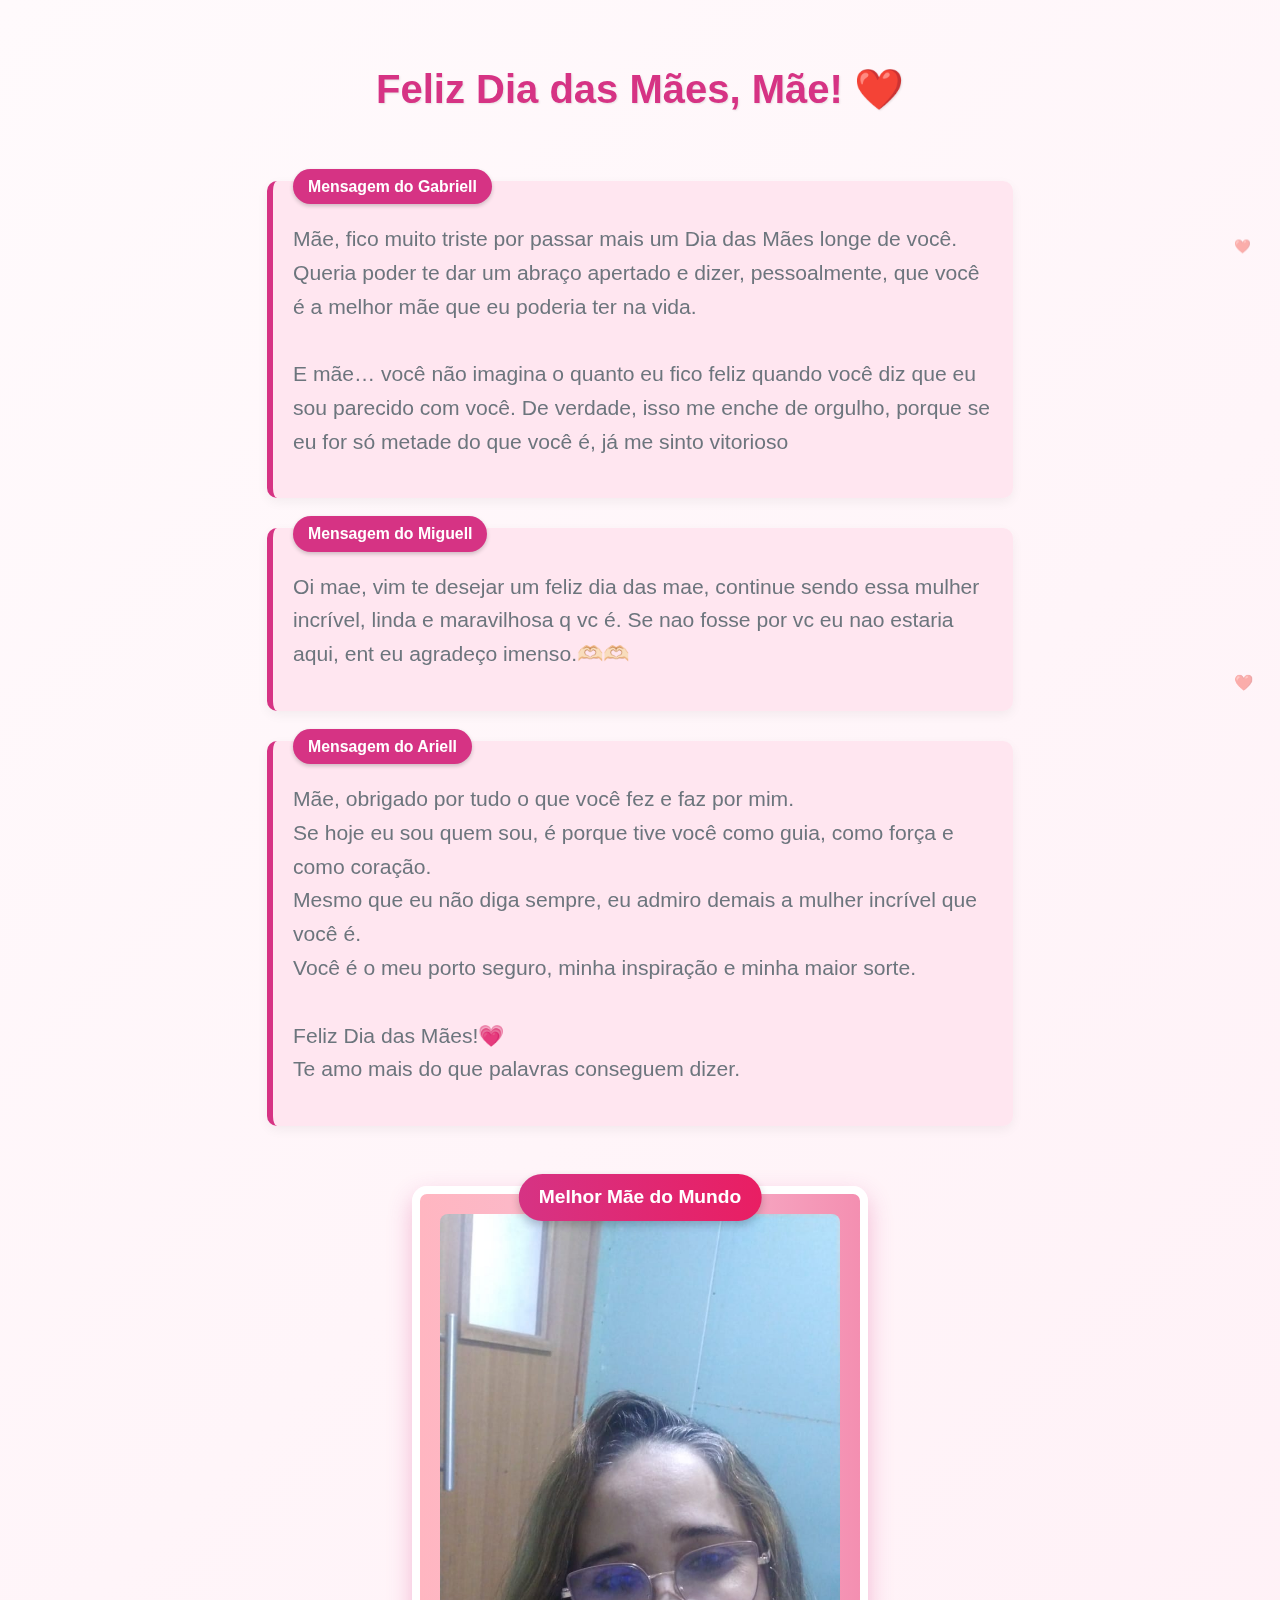
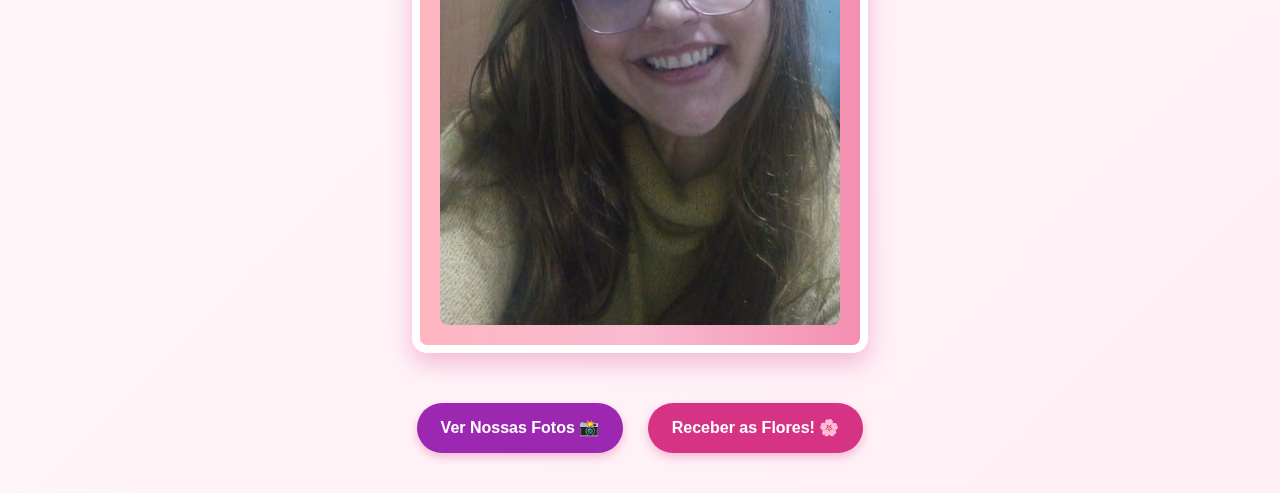
<file: doc/Index.html>
<!-- index.html -->
<!DOCTYPE html>
<html lang="pt-BR">
<head>
  <meta charset="UTF-8">
  <meta name="viewport" content="width=device-width, initial-scale=1.0">
  <title>Feliz Dia das Mães</title>
  <link rel="stylesheet" href="css/style.css">
  <script>
    // Script para adicionar corações flutuantes
    document.addEventListener('DOMContentLoaded', function() {
      // Adiciona corações flutuantes
      for(let i = 0; i < 5; i++) {
        createFloatingHeart();
      }
      
      // Adiciona classe fade-in para elementos animados
      document.querySelector('.foto-mae').classList.add('fade-in');
      
      // Verifica se device é mobile
      const isMobile = window.innerWidth <= 768;
      if (isMobile) {
        // Ajustes específicos para mobile se necessário
      }
    });
    
    function createFloatingHeart() {
      const heart = document.createElement('div');
      heart.innerHTML = '❤️';
      heart.className = 'coração-flutuante';
      
      // Posição aleatória
      heart.style.left = Math.random() * 100 + 'vw';
      heart.style.top = Math.random() * 100 + 'vh';
      
      // Tamanho aleatório
      const size = (Math.random() * 1) + 0.5;
      heart.style.fontSize = size + 'em';
      
      // Animação com atraso aleatório
      heart.style.animationDelay = Math.random() * 5 + 's';
      heart.style.animationDuration = (Math.random() * 10) + 5 + 's';
      
      document.body.appendChild(heart);
    }
  </script>
</head>
<body>
  <div class="container">
    <h1>Feliz Dia das Mães, Mãe! <span class="emoji-heart">❤️</span></h1>
    
    <div class="mensagem-container">
      <div class="caixa-texto" data-autor="Gabriell">
        <div class="autor">Mensagem do Gabriell</div>
        <p>Mãe, fico muito triste por passar mais um Dia das Mães longe de você. Queria poder te dar um abraço apertado e dizer, pessoalmente, que você é a melhor mãe que eu poderia ter na vida. 
          <br><br>
          E mãe… você não imagina o quanto eu fico feliz quando você diz que eu sou parecido com você. De verdade, isso me enche de orgulho, porque se eu for só metade do que você é, já me sinto vitorioso</p>          
      </div>
      
      <div class="caixa-texto" data-autor="Miguell">
        <div class="autor">Mensagem do Miguell</div>
        <p>Oi mae, vim te desejar um feliz dia das mae, continue sendo essa mulher incrível, linda e maravilhosa q vc é. Se nao fosse por vc eu nao estaria aqui, ent eu agradeço imenso.🫶🏻🫶🏻</p>
      </div>
      
      <div class="caixa-texto" data-autor="Ariell">
        <div class="autor">Mensagem do Ariell</div>
        <p>Mãe, obrigado por tudo o que você fez e faz por mim. <br>
          Se hoje eu sou quem sou, é porque tive você como guia, como força e como coração. <br>
          Mesmo que eu não diga sempre, eu admiro demais a mulher incrível que você é. <br>
          Você é o meu porto seguro, minha inspiração e minha maior sorte. <br><br>
          
          Feliz Dia das Mães!💗<br>
          Te amo mais do que palavras conseguem dizer.</p>
      </div>
    </div>
      
    <div class="moldura-mae">
      <div class="titulo-moldura">Melhor Mãe do Mundo</div>
      <img src="img/Mãe.jpeg" alt="Foto com a mãe" class="foto-mae">
    </div>

    <a href="html/galeria.html" class="btn btn-galeria">Ver Nossas Fotos 📸</a>
    <a href="ja/index.html" class="btn btn-flores">Receber as Flores! 🌸</a>
  </div>
</body>
</html>
</file>
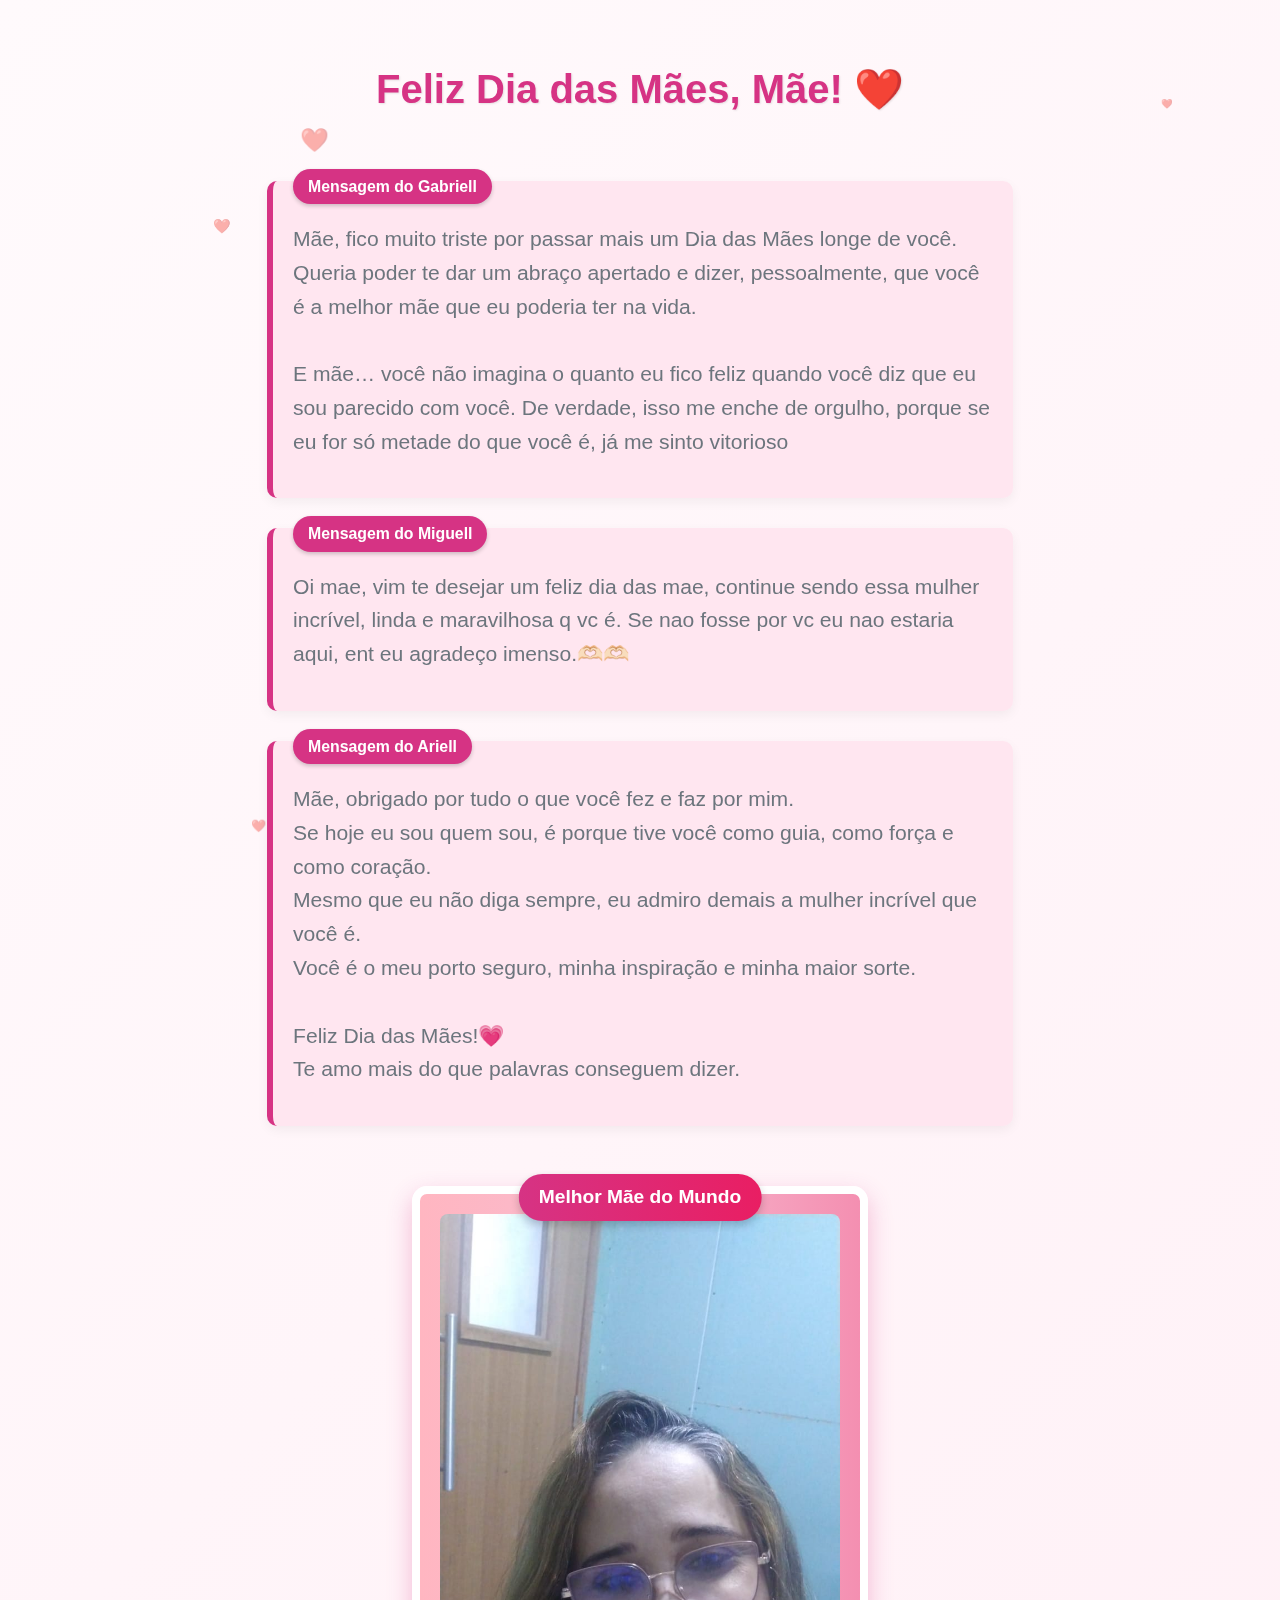
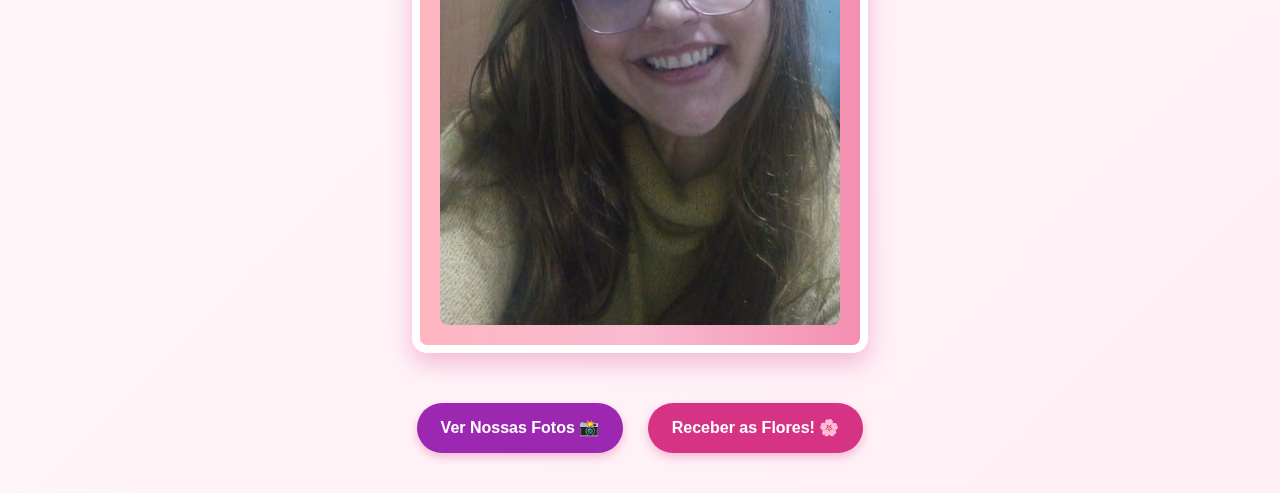
<file: doc/index.html>
<!-- index.html -->
<!DOCTYPE html>
<html lang="pt-BR">
<head>
  <meta charset="UTF-8">
  <meta name="viewport" content="width=device-width, initial-scale=1.0">
  <title>Feliz Dia das Mães</title>
  <link rel="stylesheet" href="css/style.css">
  <script>
    // Script para adicionar corações flutuantes
    document.addEventListener('DOMContentLoaded', function() {
      // Adiciona corações flutuantes
      for(let i = 0; i < 5; i++) {
        createFloatingHeart();
      }
      
      // Adiciona classe fade-in para elementos animados
      document.querySelector('.foto-mae').classList.add('fade-in');
      
      // Verifica se device é mobile
      const isMobile = window.innerWidth <= 768;
      if (isMobile) {
        // Ajustes específicos para mobile se necessário
      }
    });
    
    function createFloatingHeart() {
      const heart = document.createElement('div');
      heart.innerHTML = '❤️';
      heart.className = 'coração-flutuante';
      
      // Posição aleatória
      heart.style.left = Math.random() * 100 + 'vw';
      heart.style.top = Math.random() * 100 + 'vh';
      
      // Tamanho aleatório
      const size = (Math.random() * 1) + 0.5;
      heart.style.fontSize = size + 'em';
      
      // Animação com atraso aleatório
      heart.style.animationDelay = Math.random() * 5 + 's';
      heart.style.animationDuration = (Math.random() * 10) + 5 + 's';
      
      document.body.appendChild(heart);
    }
  </script>
</head>
<body>
  <div class="container">
    <h1>Feliz Dia das Mães, Mãe! <span class="emoji-heart">❤️</span></h1>
    
    <div class="mensagem-container">
      <div class="caixa-texto" data-autor="Gabriell">
        <div class="autor">Mensagem do Gabriell</div>
        <p>Mãe, fico muito triste por passar mais um Dia das Mães longe de você. Queria poder te dar um abraço apertado e dizer, pessoalmente, que você é a melhor mãe que eu poderia ter na vida. 
          <br><br>
          E mãe… você não imagina o quanto eu fico feliz quando você diz que eu sou parecido com você. De verdade, isso me enche de orgulho, porque se eu for só metade do que você é, já me sinto vitorioso</p>          
      </div>
      
      <div class="caixa-texto" data-autor="Miguell">
        <div class="autor">Mensagem do Miguell</div>
        <p>Oi mae, vim te desejar um feliz dia das mae, continue sendo essa mulher incrível, linda e maravilhosa q vc é. Se nao fosse por vc eu nao estaria aqui, ent eu agradeço imenso.🫶🏻🫶🏻</p>
      </div>
      
      <div class="caixa-texto" data-autor="Ariell">
        <div class="autor">Mensagem do Ariell</div>
        <p>Mãe, obrigado por tudo o que você fez e faz por mim. <br>
          Se hoje eu sou quem sou, é porque tive você como guia, como força e como coração. <br>
          Mesmo que eu não diga sempre, eu admiro demais a mulher incrível que você é. <br>
          Você é o meu porto seguro, minha inspiração e minha maior sorte. <br><br>
          
          Feliz Dia das Mães!💗<br>
          Te amo mais do que palavras conseguem dizer.</p>
      </div>
    </div>
      
    <div class="moldura-mae">
      <div class="titulo-moldura">Melhor Mãe do Mundo</div>
      <img src="img/Mãe.jpeg" alt="Foto com a mãe" class="foto-mae">
    </div>

    <a href="html/galeria.html" class="btn btn-galeria">Ver Nossas Fotos 📸</a>
    <a href="ja/index.html" class="btn btn-flores">Receber as Flores! 🌸</a>
  </div>
</body>
</html>
</file>
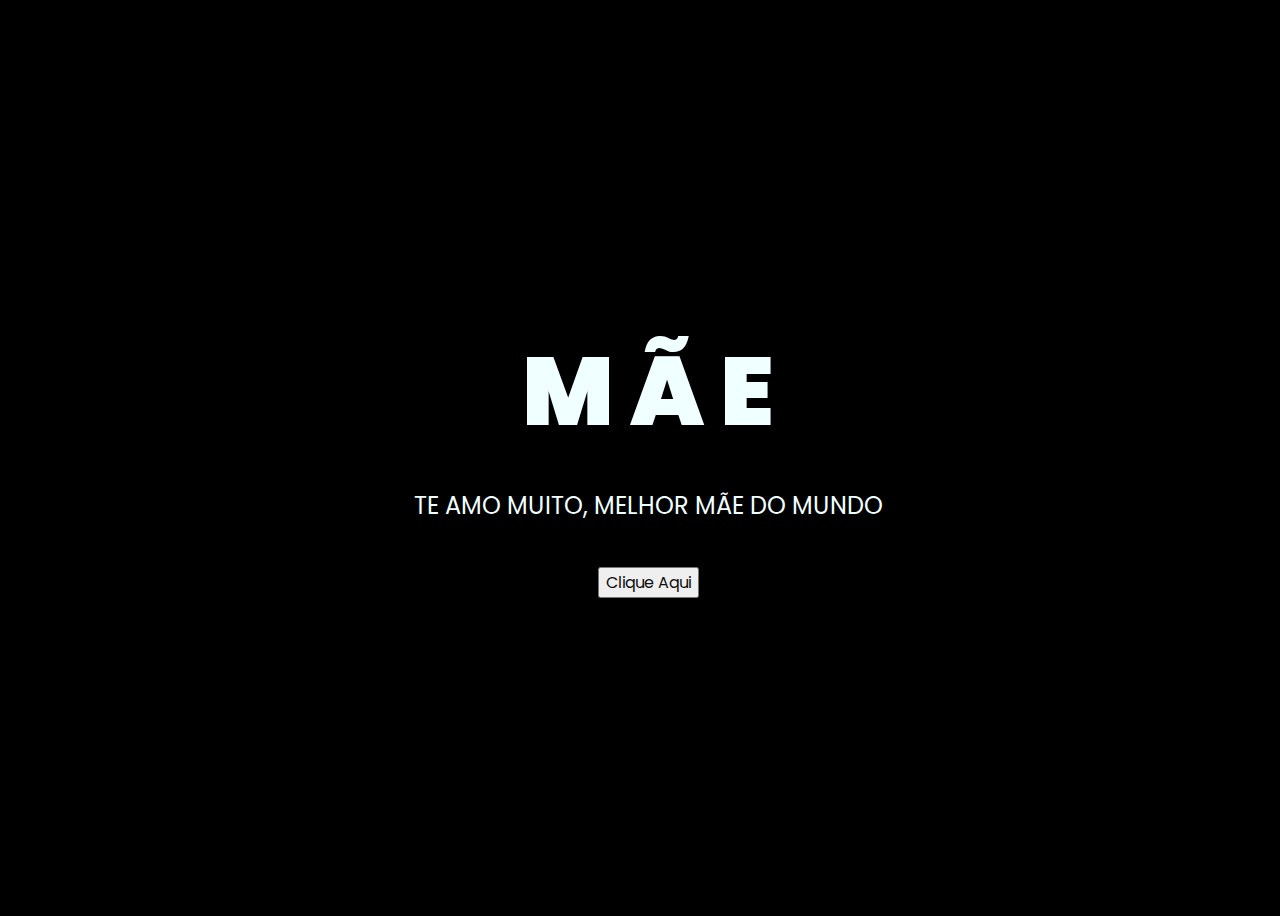
<file: doc/ja/index.html>
<!DOCTYPE html>
<html lang="en">
<head>
    <meta charset="UTF-8">
    <meta http-equiv="X-UA-Compatible" content="IE=edge">
    <meta name="viewport" content="width=device-width, initial-scale=1.0">
    <link rel="stylesheet" href="style.css">
    <link rel="icon" href="flower-main/src/img/flowers.png" type="image/x-icon">
    <title>Flowers</title>
</head>
<body>
    <div class="greetings">
        <span>M</span>
        <span>Ã</span>
        <span>E</span>
    </div>
    <div class="description">
     
    <p>TE AMO MUITO, MELHOR MÃE DO MUNDO</p>

</div>
    </div>
    <div class="button">
        <button>
            <a href="flower-main/flower.html">Clique Aqui</a>
        </button>
        
    </div>
</body>
</html>
</file>
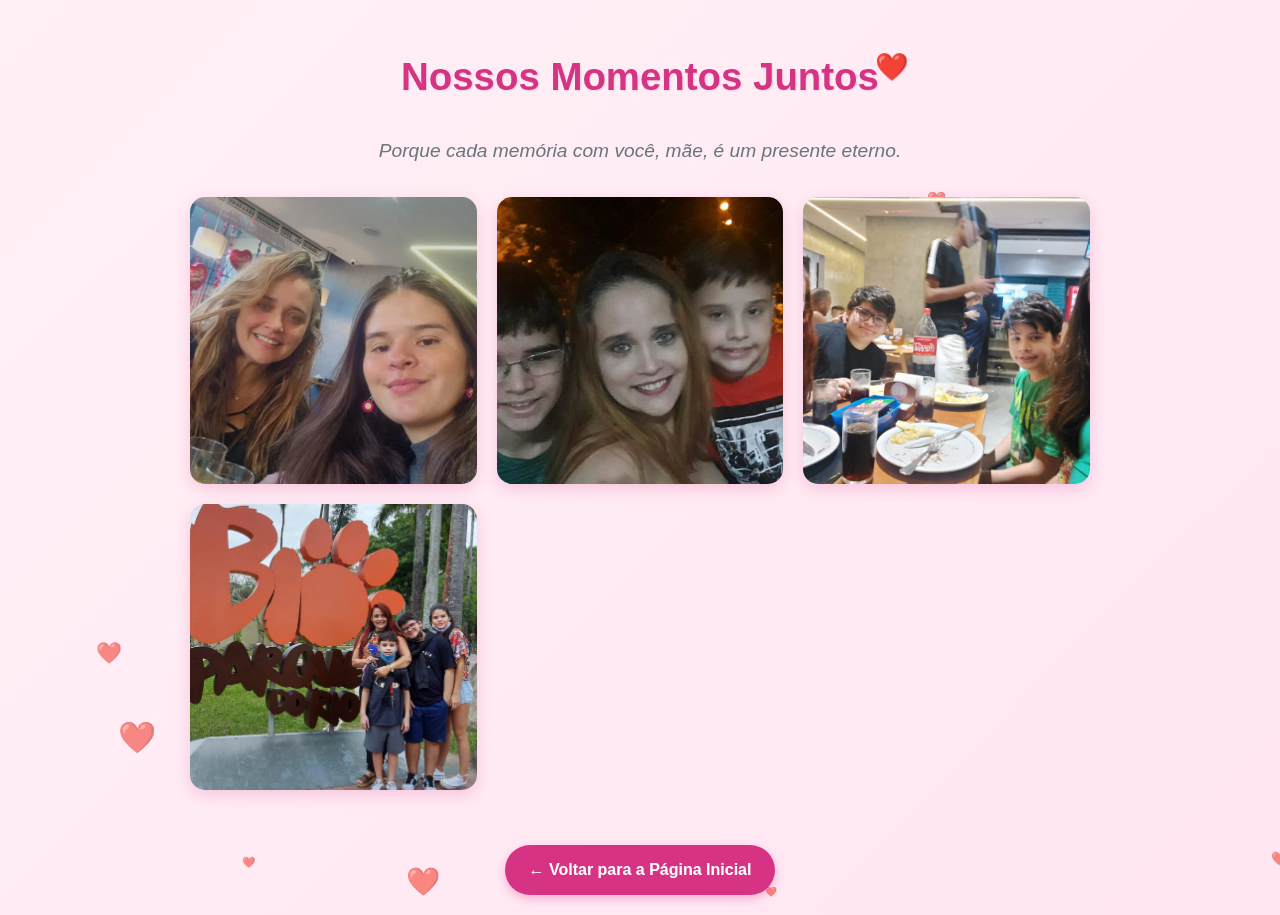
<file: doc/html/galeria.html>
<!DOCTYPE html>
<html lang="pt-BR">
<head>
  <meta charset="UTF-8" />
  <meta name="viewport" content="width=device-width, initial-scale=1.0"/>
  <title>Momentos com a Mamãe</title>
  <link rel="stylesheet" href="../css/estilo.css" />
  <script>
    // Script para adicionar corações flutuantes
    document.addEventListener('DOMContentLoaded', function() {
      // Adiciona corações flutuantes
      for(let i = 0; i < 7; i++) {
        createFloatingHeart();
      }
      
      // Adiciona classe fade-in nas imagens para efeito de carregamento suave
      const images = document.querySelectorAll('.foto-container img');
      images.forEach(img => {
        img.classList.add('fade-in');
      });
    });
    
    function createFloatingHeart() {
      const heart = document.createElement('div');
      heart.innerHTML = '❤️';
      heart.className = 'coração-flutuante';
      
      // Posição aleatória
      heart.style.left = Math.random() * 100 + 'vw';
      heart.style.top = Math.random() * 100 + 'vh';
      
      // Tamanho aleatório
      const size = (Math.random() * 1.5) + 0.5;
      heart.style.fontSize = size + 'em';
      
      // Animação com atraso aleatório
      heart.style.animationDelay = Math.random() * 5 + 's';
      heart.style.animationDuration = (Math.random() * 10) + 5 + 's';
      
      document.body.appendChild(heart);
    }
  </script>
</head>
<body class="momentos-body">
  <div class="container">
    <h1 class="titulo">Nossos Momentos Juntos</h1>
    <p class="subtitulo">Porque cada memória com você, mãe, é um presente eterno.</p>
    
    <div class="galeria">
      <div class="foto-container">
        <img src="../img/Mãe com a Ariell.jpeg" alt="Momento 1" loading="lazy">
        <div class="foto-legenda">Um dia especial com você</div>
      </div>
      
      <div class="foto-container">
        <img src="../img/Mãe com Eu e Miguell.jpeg" alt="Momento 2" loading="lazy">
        <div class="foto-legenda">Seu sorriso é minha felicidade</div>
      </div>
      
      <div class="foto-container">
        <img src="../img/Nós1.jpeg" alt="Momento 3" loading="lazy">
        <div class="foto-legenda">Momentos que guardo no coração</div>
      </div>

      <div class="foto-container">
        <img src="../img/Nós2.jpeg" alt="Momento 3" loading="lazy">
        <div class="foto-legenda">Momentos que guardo no coração</div>
      </div>
      
      <!-- Você pode adicionar mais fotos aqui seguindo o mesmo padrão -->
    </div>

    <a href="../index.html" class="botao-voltar">← Voltar para a Página Inicial</a>
  </div>
</body>
</html>
</file>
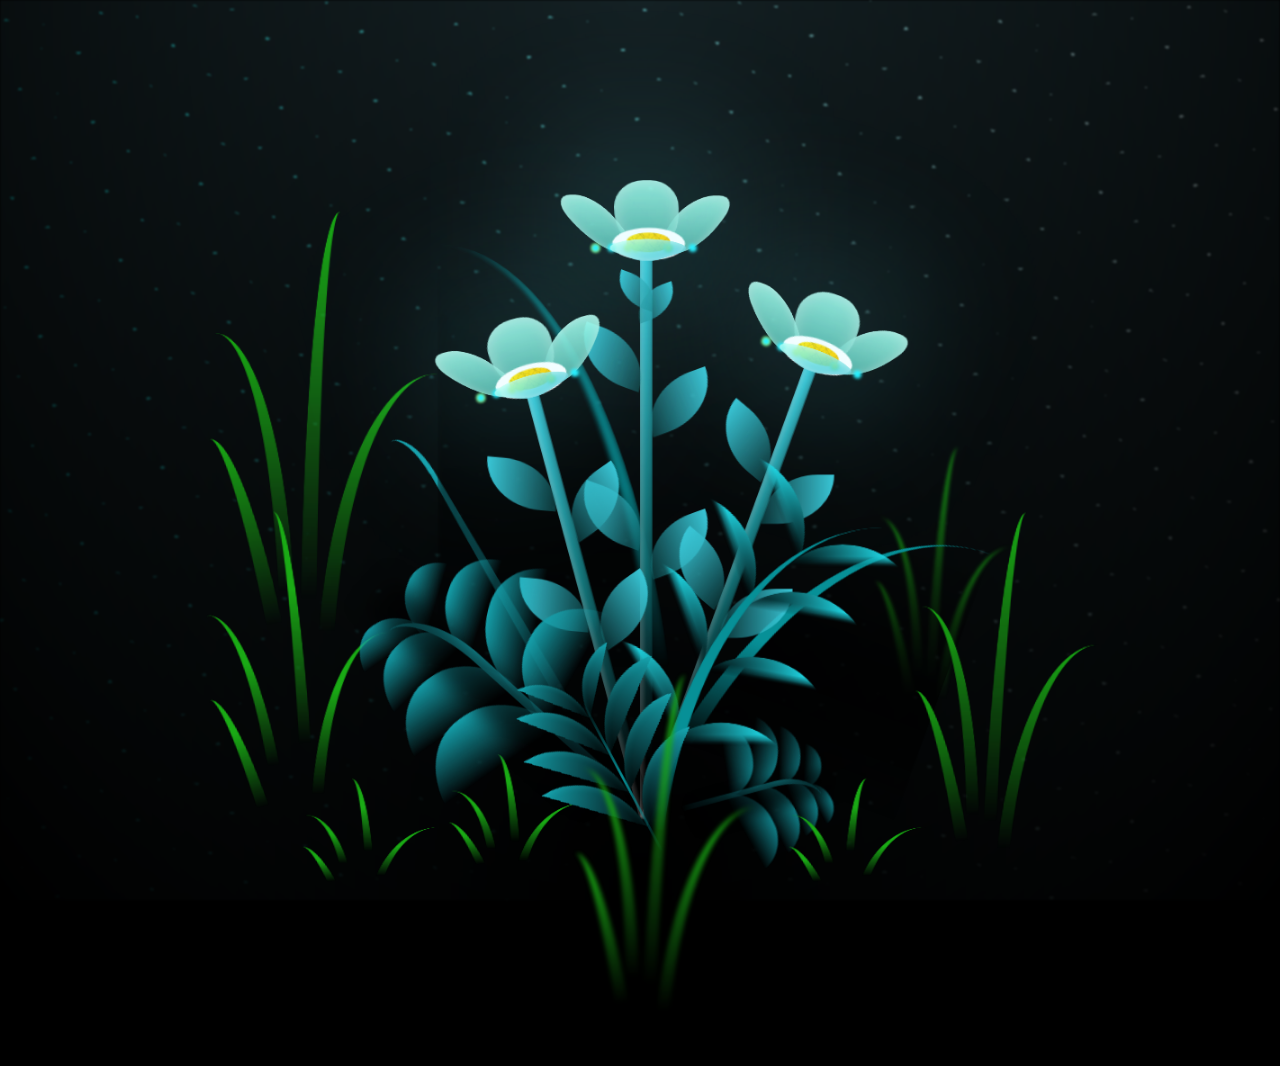
<file: doc/ja/flower-main/flower.html>
<!DOCTYPE html>
<html lang="en">
<head>
    <meta charset="UTF-8">
    <meta http-equiv="X-UA-Compatible" content="IE=edge">
    <meta name="viewport" content="width=device-width, initial-scale=1.0">
    <link rel="stylesheet" href="src/css/main.css">
    <link rel="icon" href="src/img/flowers.png" type="image/x-icon">
    <title>flowers</title>
</head>
<body class="container">
    <div class="night"></div>
    <div class="flowers">
      <div class="flower flower--1">
        <div class="flower__leafs flower__leafs--1">
          <div class="flower__leaf flower__leaf--1"></div>
          <div class="flower__leaf flower__leaf--2"></div>
          <div class="flower__leaf flower__leaf--3"></div>
          <div class="flower__leaf flower__leaf--4"></div>
          <div class="flower__white-circle"></div>
  
          <div class="flower__light flower__light--1"></div>
          <div class="flower__light flower__light--2"></div>
          <div class="flower__light flower__light--3"></div>
          <div class="flower__light flower__light--4"></div>
          <div class="flower__light flower__light--5"></div>
          <div class="flower__light flower__light--6"></div>
          <div class="flower__light flower__light--7"></div>
          <div class="flower__light flower__light--8"></div>
  
        </div>
        <div class="flower__line">
          <div class="flower__line__leaf flower__line__leaf--1"></div>
          <div class="flower__line__leaf flower__line__leaf--2"></div>
          <div class="flower__line__leaf flower__line__leaf--3"></div>
          <div class="flower__line__leaf flower__line__leaf--4"></div>
          <div class="flower__line__leaf flower__line__leaf--5"></div>
          <div class="flower__line__leaf flower__line__leaf--6"></div>
        </div>
      </div>
  
      <div class="flower flower--2">
        <div class="flower__leafs flower__leafs--2">
          <div class="flower__leaf flower__leaf--1"></div>
          <div class="flower__leaf flower__leaf--2"></div>
          <div class="flower__leaf flower__leaf--3"></div>
          <div class="flower__leaf flower__leaf--4"></div>
          <div class="flower__white-circle"></div>
  
          <div class="flower__light flower__light--1"></div>
          <div class="flower__light flower__light--2"></div>
          <div class="flower__light flower__light--3"></div>
          <div class="flower__light flower__light--4"></div>
          <div class="flower__light flower__light--5"></div>
          <div class="flower__light flower__light--6"></div>
          <div class="flower__light flower__light--7"></div>
          <div class="flower__light flower__light--8"></div>
  
        </div>
        <div class="flower__line">
          <div class="flower__line__leaf flower__line__leaf--1"></div>
          <div class="flower__line__leaf flower__line__leaf--2"></div>
          <div class="flower__line__leaf flower__line__leaf--3"></div>
          <div class="flower__line__leaf flower__line__leaf--4"></div>
        </div>
      </div>
  
      <div class="flower flower--3">
        <div class="flower__leafs flower__leafs--3">
          <div class="flower__leaf flower__leaf--1"></div>
          <div class="flower__leaf flower__leaf--2"></div>
          <div class="flower__leaf flower__leaf--3"></div>
          <div class="flower__leaf flower__leaf--4"></div>
          <div class="flower__white-circle"></div>
  
          <div class="flower__light flower__light--1"></div>
          <div class="flower__light flower__light--2"></div>
          <div class="flower__light flower__light--3"></div>
          <div class="flower__light flower__light--4"></div>
          <div class="flower__light flower__light--5"></div>
          <div class="flower__light flower__light--6"></div>
          <div class="flower__light flower__light--7"></div>
          <div class="flower__light flower__light--8"></div>
  
        </div>
        <div class="flower__line">
          <div class="flower__line__leaf flower__line__leaf--1"></div>
          <div class="flower__line__leaf flower__line__leaf--2"></div>
          <div class="flower__line__leaf flower__line__leaf--3"></div>
          <div class="flower__line__leaf flower__line__leaf--4"></div>
        </div>
      </div>
  
      <div class="grow-ans" style="--d:1.2s">
        <div class="flower__g-long">
          <div class="flower__g-long__top"></div>
          <div class="flower__g-long__bottom"></div>
        </div>
      </div>
  
      <div class="growing-grass">
        <div class="flower__grass flower__grass--1">
          <div class="flower__grass--top"></div>
          <div class="flower__grass--bottom"></div>
          <div class="flower__grass__leaf flower__grass__leaf--1"></div>
          <div class="flower__grass__leaf flower__grass__leaf--2"></div>
          <div class="flower__grass__leaf flower__grass__leaf--3"></div>
          <div class="flower__grass__leaf flower__grass__leaf--4"></div>
          <div class="flower__grass__leaf flower__grass__leaf--5"></div>
          <div class="flower__grass__leaf flower__grass__leaf--6"></div>
          <div class="flower__grass__leaf flower__grass__leaf--7"></div>
          <div class="flower__grass__leaf flower__grass__leaf--8"></div>
          <div class="flower__grass__overlay"></div>
        </div>
      </div>
  
      <div class="growing-grass">
        <div class="flower__grass flower__grass--2">
          <div class="flower__grass--top"></div>
          <div class="flower__grass--bottom"></div>
          <div class="flower__grass__leaf flower__grass__leaf--1"></div>
          <div class="flower__grass__leaf flower__grass__leaf--2"></div>
          <div class="flower__grass__leaf flower__grass__leaf--3"></div>
          <div class="flower__grass__leaf flower__grass__leaf--4"></div>
          <div class="flower__grass__leaf flower__grass__leaf--5"></div>
          <div class="flower__grass__leaf flower__grass__leaf--6"></div>
          <div class="flower__grass__leaf flower__grass__leaf--7"></div>
          <div class="flower__grass__leaf flower__grass__leaf--8"></div>
          <div class="flower__grass__overlay"></div>
        </div>
      </div>
  
      <div class="grow-ans" style="--d:2.4s">
        <div class="flower__g-right flower__g-right--1">
          <div class="leaf"></div>
        </div>
      </div>
  
      <div class="grow-ans" style="--d:2.8s">
        <div class="flower__g-right flower__g-right--2">
          <div class="leaf"></div>
        </div>
      </div>
  
      <div class="grow-ans" style="--d:2.8s">
        <div class="flower__g-front">
          <div class="flower__g-front__leaf-wrapper flower__g-front__leaf-wrapper--1">
            <div class="flower__g-front__leaf"></div>
          </div>
          <div class="flower__g-front__leaf-wrapper flower__g-front__leaf-wrapper--2">
            <div class="flower__g-front__leaf"></div>
          </div>
          <div class="flower__g-front__leaf-wrapper flower__g-front__leaf-wrapper--3">
            <div class="flower__g-front__leaf"></div>
          </div>
          <div class="flower__g-front__leaf-wrapper flower__g-front__leaf-wrapper--4">
            <div class="flower__g-front__leaf"></div>
          </div>
          <div class="flower__g-front__leaf-wrapper flower__g-front__leaf-wrapper--5">
            <div class="flower__g-front__leaf"></div>
          </div>
          <div class="flower__g-front__leaf-wrapper flower__g-front__leaf-wrapper--6">
            <div class="flower__g-front__leaf"></div>
          </div>
          <div class="flower__g-front__leaf-wrapper flower__g-front__leaf-wrapper--7">
            <div class="flower__g-front__leaf"></div>
          </div>
          <div class="flower__g-front__leaf-wrapper flower__g-front__leaf-wrapper--8">
            <div class="flower__g-front__leaf"></div>
          </div>
          <div class="flower__g-front__line"></div>
        </div>
      </div>
  
      <div class="grow-ans" style="--d:3.2s">
        <div class="flower__g-fr">
          <div class="leaf"></div>
          <div class="flower__g-fr__leaf flower__g-fr__leaf--1"></div>
          <div class="flower__g-fr__leaf flower__g-fr__leaf--2"></div>
          <div class="flower__g-fr__leaf flower__g-fr__leaf--3"></div>
          <div class="flower__g-fr__leaf flower__g-fr__leaf--4"></div>
          <div class="flower__g-fr__leaf flower__g-fr__leaf--5"></div>
          <div class="flower__g-fr__leaf flower__g-fr__leaf--6"></div>
          <div class="flower__g-fr__leaf flower__g-fr__leaf--7"></div>
          <div class="flower__g-fr__leaf flower__g-fr__leaf--8"></div>
        </div>
      </div>
  
      <div class="long-g long-g--0">
        <div class="grow-ans" style="--d:3s">
          <div class="leaf leaf--0"></div>
        </div>
        <div class="grow-ans" style="--d:2.2s">
          <div class="leaf leaf--1"></div>
        </div>
        <div class="grow-ans" style="--d:3.4s">
          <div class="leaf leaf--2"></div>
        </div>
        <div class="grow-ans" style="--d:3.6s">
          <div class="leaf leaf--3"></div>
        </div>
      </div>
  
      <div class="long-g long-g--1">
        <div class="grow-ans" style="--d:3.6s">
          <div class="leaf leaf--0"></div>
        </div>
        <div class="grow-ans" style="--d:3.8s">
          <div class="leaf leaf--1"></div>
        </div>
        <div class="grow-ans" style="--d:4s">
          <div class="leaf leaf--2"></div>
        </div>
        <div class="grow-ans" style="--d:4.2s">
          <div class="leaf leaf--3"></div>
        </div>
      </div>
  
      <div class="long-g long-g--2">
        <div class="grow-ans" style="--d:4s">
          <div class="leaf leaf--0"></div>
        </div>
        <div class="grow-ans" style="--d:4.2s">
          <div class="leaf leaf--1"></div>
        </div>
        <div class="grow-ans" style="--d:4.4s">
          <div class="leaf leaf--2"></div>
        </div>
        <div class="grow-ans" style="--d:4.6s">
          <div class="leaf leaf--3"></div>
        </div>
      </div>
  
      <div class="long-g long-g--3">
        <div class="grow-ans" style="--d:4s">
          <div class="leaf leaf--0"></div>
        </div>
        <div class="grow-ans" style="--d:4.2s">
          <div class="leaf leaf--1"></div>
        </div>
        <div class="grow-ans" style="--d:3s">
          <div class="leaf leaf--2"></div>
        </div>
        <div class="grow-ans" style="--d:3.6s">
          <div class="leaf leaf--3"></div>
        </div>
      </div>
  
      <div class="long-g long-g--4">
        <div class="grow-ans" style="--d:4s">
          <div class="leaf leaf--0"></div>
        </div>
        <div class="grow-ans" style="--d:4.2s">
          <div class="leaf leaf--1"></div>
        </div>
        <div class="grow-ans" style="--d:3s">
          <div class="leaf leaf--2"></div>
        </div>
        <div class="grow-ans" style="--d:3.6s">
          <div class="leaf leaf--3"></div>
        </div>
      </div>
  
      <div class="long-g long-g--5">
        <div class="grow-ans" style="--d:4s">
          <div class="leaf leaf--0"></div>
        </div>
        <div class="grow-ans" style="--d:4.2s">
          <div class="leaf leaf--1"></div>
        </div>
        <div class="grow-ans" style="--d:3s">
          <div class="leaf leaf--2"></div>
        </div>
        <div class="grow-ans" style="--d:3.6s">
          <div class="leaf leaf--3"></div>
        </div>
      </div>
  
      <div class="long-g long-g--6">
        <div class="grow-ans" style="--d:4.2s">
          <div class="leaf leaf--0"></div>
        </div>
        <div class="grow-ans" style="--d:4.4s">
          <div class="leaf leaf--1"></div>
        </div>
        <div class="grow-ans" style="--d:4.6s">
          <div class="leaf leaf--2"></div>
        </div>
        <div class="grow-ans" style="--d:4.8s">
          <div class="leaf leaf--3"></div>
        </div>
      </div>
  
      <div class="long-g long-g--7">
        <div class="grow-ans" style="--d:3s">
          <div class="leaf leaf--0"></div>
        </div>
        <div class="grow-ans" style="--d:3.2s">
          <div class="leaf leaf--1"></div>
        </div>
        <div class="grow-ans" style="--d:3.5s">
          <div class="leaf leaf--2"></div>
        </div>
        <div class="grow-ans" style="--d:3.6s">
          <div class="leaf leaf--3"></div>
        </div>
      </div>
    </div>
    <script src="main.js"></script>
  </body>
</html>
</file>
<file: doc/css/style.css>
body {
  margin: 0;
  padding: 0;
  font-family: 'Segoe UI', sans-serif;
  background-color: #fffafc;
  background-image: linear-gradient(135deg, #fffafc 0%, #fff0f6 100%);
  color: #333;
  line-height: 1.6;
}

.container {
  max-width: 800px;
  margin: 0 auto;
  padding: 30px 20px;
  text-align: center;
}

h1 {
  font-size: 2.5em;
  color: #d63384;
  margin-bottom: 20px;
  text-shadow: 1px 1px 2px rgba(0,0,0,0.1);
  position: relative;
  display: inline-block;
}

.emoji-heart {
  display: inline-block;
  animation: pulsar 1.5s infinite alternate;
}

@keyframes pulsar {
  from { transform: scale(1); }
  to { transform: scale(1.3); }
}

p {
  font-size: 1.2em;
  color: #6c757d;
  margin-bottom: 20px;
}

.mensagem-container {
  margin: 40px 0;
}

.btn {
  display: inline-block;
  padding: 12px 24px;
  background-color: #d63384;
  color: white;
  text-decoration: none;
  border-radius: 50px;
  font-weight: bold;
  transition: all 0.3s ease;
  margin: 10px;
  box-shadow: 0 4px 10px rgba(214, 51, 132, 0.3);
}

.btn:hover, .btn:active {
  background-color: #ad296b;
  transform: translateY(-3px);
  box-shadow: 0 6px 12px rgba(214, 51, 132, 0.4);
}

.btn-galeria {
  background-color: #9c27b0;
}

.btn-galeria:hover, .btn-galeria:active {
  background-color: #7b1fa2;
}

.caixa-texto {
  background-color: #ffe6f0;
  border-left: 6px solid #d63384;
  padding: 20px;
  margin: 30px auto;
  border-radius: 10px;
  font-size: 1.1em;
  line-height: 1.6;
  color: #4a4a4a;
  max-width: 700px;
  text-align: left;
  box-shadow: 0 4px 12px rgba(0, 0, 0, 0.05);
  position: relative;
  transition: transform 0.3s ease, box-shadow 0.3s ease;
}

.caixa-texto:hover {
  transform: translateY(-5px);
  box-shadow: 0 8px 16px rgba(0, 0, 0, 0.1);
}

.autor {
  background-color: #d63384;
  color: white;
  padding: 5px 15px;
  border-radius: 20px;
  font-size: 0.9em;
  font-weight: bold;
  position: absolute;
  top: -12px;
  left: 20px;
  box-shadow: 0 2px 4px rgba(0, 0, 0, 0.2);
}

/* Estilos para a moldura da foto */
.moldura-mae {
  position: relative;
  max-width: 400px;
  margin: 60px auto 40px;
  padding: 20px;
  background: linear-gradient(to right, #ffb6c1, #f8bbd0, #f48fb1);
  border-radius: 15px;
  box-shadow: 0 10px 25px rgba(214, 51, 132, 0.3);
  border: 8px solid white;
  transition: transform 0.3s ease;
}

.moldura-mae:hover {
  transform: translateY(-8px);
  box-shadow: 0 15px 30px rgba(214, 51, 132, 0.4);
}

.titulo-moldura {
  position: absolute;
  top: -20px;
  left: 50%;
  transform: translateX(-50%);
  background-color: #d63384;
  background-image: linear-gradient(to right, #d63384, #e91e63);
  color: white;
  padding: 8px 20px;
  border-radius: 30px;
  font-weight: bold;
  box-shadow: 0 4px 8px rgba(0, 0, 0, 0.2);
  font-size: 1.2em;
  white-space: nowrap;
  z-index: 1;
}

.foto-mae {
  width: 100%;
  height: auto;
  border-radius: 8px;
  display: block;
  transition: transform 0.5s ease;
}

.foto-mae:hover {
  transform: scale(1.05);
}

.coração-flutuante {
  position: fixed;
  color: #d63384;
  opacity: 0.4;
  font-size: 2em;
  animation: flutuar 10s ease-in-out infinite;
  z-index: -1;
}

@keyframes flutuar {
  0%, 100% {
    transform: translateY(0) rotate(0deg);
  }
  50% {
    transform: translateY(-20px) rotate(10deg);
  }
}

/* Efeito fade-in para elementos */
.fade-in {
  animation: fadeIn 1.5s ease-in;
}

@keyframes fadeIn {
  from { opacity: 0; }
  to { opacity: 1; }
}

/* Ajustes para dispositivos móveis */
@media (max-width: 768px) {
  .container {
    padding: 20px 15px;
  }
  
  h1 {
    font-size: 1.8em;
  }
  
  .caixa-texto {
    padding: 18px 15px;
    margin: 40px auto 25px;
    font-size: 1em;
  }
  
  .titulo-moldura {
    font-size: 1em;
    padding: 6px 15px;
  }
  
  .moldura-mae {
    max-width: 85%;
    padding: 15px;
    margin: 50px auto 30px;
  }
  
  .autor {
    font-size: 0.8em;
    padding: 4px 12px;
  }
  
  .btn {
    padding: 10px 20px;
    font-size: 0.95em;
    display: block;
    margin: 15px auto;
    max-width: 80%;
  }
}
</file>
<file: doc/ja/style.css>
@import url('https://fonts.googleapis.com/css2?family=Poppins:ital,wght@0,500;1,900&display=swap');
*{
    font-family: 'Poppins',cursive;
}
body{
    color: azure;
    width: 100%;
    height: 100vh;
    display: flex;
    flex-direction: column;
    align-items: center;
    justify-content: center;
    background-color: black;
}
.greetings{
    font-size: 6rem;
    font-weight: 900;
}
.greetings > span{
    animation: glow 2.5s ease-in-out infinite;
}
@keyframes glow{
    0%, 100%{
        color: #fff;
        text-shadow: 0 0 12px #39c6d6, 0 0 50px #39c6d6, 0 0 100px #39c6d6;
    }
    10%, 90%{
        color: #111;
        text-shadow: none;
    }
}
.greetings > span:nth-child(2){
    animation-delay: .2s ;
}
.greetings > span:nth-child(3){
    animation-delay: .4s ;
}
.greetings > span:nth-child(4){
    animation-delay: .6s;
}
.greetings > span:nth-child(5){
    animation-delay: .8s;
}

.description{
    font-size: 1.5rem;
    margin-bottom: 20px;
}

.button a{
    text-decoration: none;
    font-size: 1rem;
    color: #111;
}

@media screen and (max-width:574px){
    .greetings{
        display: block;
        font-size: 3rem;
        font-weight: 500;
        text-align: center;
    }
    .description{
        font-size: 1px;
        font-family: fantasy;
    }
    
    .button a{
        font-size: .5rem;
    }
}

p span:before {
    content: '';
    animation: gerak infinite 10s ease;
    transform: translateY(-50%);
    color: lightyellow;
    font-size: 25px;
}

@keyframes gerak {
    0% {
        content: ' Final Exception';
    }
    50% {
        content: ' Não de flores, peça logo em casamento';
    }
    100% {
        content: ' Já deixo as estelas em meu GitHub??';
    }
}
</file>
<file: doc/css/estilo.css>
body {
  margin: 0;
  padding: 0;
  font-family: 'Segoe UI', sans-serif;
  background-color: #fff0f6;
  background-image: linear-gradient(135deg, #fff0f6 0%, #ffe6f2 100%);
  color: #333;
  line-height: 1.6;
}

.container {
  max-width: 900px;
  margin: 0 auto;
  padding: 20px;
  text-align: center;
}

.titulo {
  font-size: 2.4em;
  color: #d63384;
  margin-bottom: 10px;
  text-shadow: 1px 1px 2px rgba(0,0,0,0.1);
  position: relative;
  display: inline-block;
}

.titulo::after {
  content: "❤️";
  position: absolute;
  right: -30px;
  top: 0;
  font-size: 0.7em;
}

.subtitulo {
  font-size: 1.2em;
  color: #6c757d;
  margin-bottom: 30px;
  font-style: italic;
}

.galeria {
  display: grid;
  grid-template-columns: repeat(auto-fill, minmax(280px, 1fr));
  gap: 20px;
  margin-bottom: 30px;
}

.foto-container {
  position: relative;
  overflow: hidden;
  border-radius: 15px;
  box-shadow: 0 5px 15px rgba(214, 51, 132, 0.2);
  transition: all 0.3s ease;
  height: 0;
  padding-bottom: 100%; /* Formato quadrado */
}

.foto-container:hover {
  transform: translateY(-5px);
  box-shadow: 0 8px 20px rgba(214, 51, 132, 0.3);
}

.foto-container img {
  position: absolute;
  top: 0;
  left: 0;
  width: 100%;
  height: 100%;
  object-fit: cover;
  transition: transform 0.5s ease;
}

.foto-container:hover img {
  transform: scale(1.08);
}

.foto-legenda {
  position: absolute;
  bottom: 0;
  left: 0;
  right: 0;
  background: linear-gradient(transparent, rgba(214, 51, 132, 0.8));
  color: white;
  padding: 15px 10px;
  font-size: 0.9em;
  opacity: 0;
  transition: opacity 0.3s ease;
  text-align: center;
}

.foto-container:hover .foto-legenda {
  opacity: 1;
}

.botao-voltar {
  display: inline-block;
  margin-top: 25px;
  padding: 12px 24px;
  background-color: #d63384;
  color: white;
  text-decoration: none;
  border-radius: 50px;
  font-weight: bold;
  transition: all 0.3s ease;
  box-shadow: 0 4px 10px rgba(214, 51, 132, 0.3);
}

.botao-voltar:hover {
  background-color: #ad296b;
  transform: translateY(-2px);
  box-shadow: 0 6px 12px rgba(214, 51, 132, 0.4);
}

.coração-flutuante {
  position: fixed;
  color: #d63384;
  opacity: 0.6;
  font-size: 2em;
  animation: flutuar 10s ease-in-out infinite;
  z-index: -1;
}

@keyframes flutuar {
  0%, 100% {
    transform: translateY(0) rotate(0deg);
  }
  50% {
    transform: translateY(-20px) rotate(10deg);
  }
}

/* Ajustes para telas menores (smartphones) */
@media (max-width: 768px) {
  .container {
    padding: 15px;
  }
  
  .titulo {
    font-size: 2em;
  }
  
  .subtitulo {
    font-size: 1em;
    margin-bottom: 20px;
  }
  
  .galeria {
    grid-template-columns: repeat(auto-fill, minmax(140px, 1fr));
    gap: 10px;
  }
  
  .foto-legenda {
    padding: 10px 5px;
    font-size: 0.8em;
  }
}

/* Adiciona efeito de carregamento suave para as imagens */
.fade-in {
  animation: fadeIn 1s ease-in;
}

@keyframes fadeIn {
  from { opacity: 0; }
  to { opacity: 1; }
}
</file>
<file: doc/ja/flower-main/src/css/main.css>
*,
*::after,
*::before {
  padding: 0;
  margin: 0;
  box-sizing: border-box;
}

:root {
  --dark-color: #000;
}

body {
  display: flex;
  align-items: flex-end;
  justify-content: center;
  min-height: 100vh;
  background-color: var(--dark-color);
  overflow: hidden;
  perspective: 1000px;
}

.night {
  position: fixed;
  left: 50%;
  top: 0;
  transform: translateX(-50%);
  width: 100%;
  height: 100%;
  filter: blur(0.1vmin);
  background-image: radial-gradient(ellipse at top, transparent 0%, var(--dark-color)), radial-gradient(ellipse at bottom, var(--dark-color), rgba(145, 233, 255, 0.2)), repeating-linear-gradient(220deg, rgb(0, 0, 0) 0px, rgb(0, 0, 0) 19px, transparent 19px, transparent 22px), repeating-linear-gradient(189deg, rgb(0, 0, 0) 0px, rgb(0, 0, 0) 19px, transparent 19px, transparent 22px), repeating-linear-gradient(148deg, rgb(0, 0, 0) 0px, rgb(0, 0, 0) 19px, transparent 19px, transparent 22px), linear-gradient(90deg, rgb(0, 255, 250), rgb(240, 240, 240));
}

.flowers {
  position: relative;
  transform: scale(0.9);
}

.flower {
  position: absolute;
  bottom: 10vmin;
  transform-origin: bottom center;
  z-index: 10;
  --fl-speed: 0.8s;
}
.flower--1 {
  -webkit-animation: moving-flower-1 4s linear infinite;
          animation: moving-flower-1 4s linear infinite;
}
.flower--1 .flower__line {
  height: 70vmin;
  -webkit-animation-delay: 0.3s;
          animation-delay: 0.3s;
}
.flower--1 .flower__line__leaf--1 {
  -webkit-animation: blooming-leaf-right var(--fl-speed) 1.6s backwards;
          animation: blooming-leaf-right var(--fl-speed) 1.6s backwards;
}
.flower--1 .flower__line__leaf--2 {
  -webkit-animation: blooming-leaf-right var(--fl-speed) 1.4s backwards;
          animation: blooming-leaf-right var(--fl-speed) 1.4s backwards;
}
.flower--1 .flower__line__leaf--3 {
  -webkit-animation: blooming-leaf-left var(--fl-speed) 1.2s backwards;
          animation: blooming-leaf-left var(--fl-speed) 1.2s backwards;
}
.flower--1 .flower__line__leaf--4 {
  -webkit-animation: blooming-leaf-left var(--fl-speed) 1s backwards;
          animation: blooming-leaf-left var(--fl-speed) 1s backwards;
}
.flower--1 .flower__line__leaf--5 {
  -webkit-animation: blooming-leaf-right var(--fl-speed) 1.8s backwards;
          animation: blooming-leaf-right var(--fl-speed) 1.8s backwards;
}
.flower--1 .flower__line__leaf--6 {
  -webkit-animation: blooming-leaf-left var(--fl-speed) 2s backwards;
          animation: blooming-leaf-left var(--fl-speed) 2s backwards;
}
.flower--2 {
  left: 50%;
  transform: rotate(20deg);
  -webkit-animation: moving-flower-2 4s linear infinite;
          animation: moving-flower-2 4s linear infinite;
}
.flower--2 .flower__line {
  height: 60vmin;
  -webkit-animation-delay: 0.6s;
          animation-delay: 0.6s;
}
.flower--2 .flower__line__leaf--1 {
  -webkit-animation: blooming-leaf-right var(--fl-speed) 1.9s backwards;
          animation: blooming-leaf-right var(--fl-speed) 1.9s backwards;
}
.flower--2 .flower__line__leaf--2 {
  -webkit-animation: blooming-leaf-right var(--fl-speed) 1.7s backwards;
          animation: blooming-leaf-right var(--fl-speed) 1.7s backwards;
}
.flower--2 .flower__line__leaf--3 {
  -webkit-animation: blooming-leaf-left var(--fl-speed) 1.5s backwards;
          animation: blooming-leaf-left var(--fl-speed) 1.5s backwards;
}
.flower--2 .flower__line__leaf--4 {
  -webkit-animation: blooming-leaf-left var(--fl-speed) 1.3s backwards;
          animation: blooming-leaf-left var(--fl-speed) 1.3s backwards;
}
.flower--3 {
  left: 50%;
  transform: rotate(-15deg);
  -webkit-animation: moving-flower-3 4s linear infinite;
          animation: moving-flower-3 4s linear infinite;
}
.flower--3 .flower__line {
  -webkit-animation-delay: 0.9s;
          animation-delay: 0.9s;
}
.flower--3 .flower__line__leaf--1 {
  -webkit-animation: blooming-leaf-right var(--fl-speed) 2.5s backwards;
          animation: blooming-leaf-right var(--fl-speed) 2.5s backwards;
}
.flower--3 .flower__line__leaf--2 {
  -webkit-animation: blooming-leaf-right var(--fl-speed) 2.3s backwards;
          animation: blooming-leaf-right var(--fl-speed) 2.3s backwards;
}
.flower--3 .flower__line__leaf--3 {
  -webkit-animation: blooming-leaf-left var(--fl-speed) 2.1s backwards;
          animation: blooming-leaf-left var(--fl-speed) 2.1s backwards;
}
.flower--3 .flower__line__leaf--4 {
  -webkit-animation: blooming-leaf-left var(--fl-speed) 1.9s backwards;
          animation: blooming-leaf-left var(--fl-speed) 1.9s backwards;
}
.flower__leafs {
  position: relative;
  -webkit-animation: blooming-flower 2s backwards;
          animation: blooming-flower 2s backwards;
}
.flower__leafs--1 {
  -webkit-animation-delay: 1.1s;
          animation-delay: 1.1s;
}
.flower__leafs--2 {
  -webkit-animation-delay: 1.4s;
          animation-delay: 1.4s;
}
.flower__leafs--3 {
  -webkit-animation-delay: 1.7s;
          animation-delay: 1.7s;
}
.flower__leafs::after {
  content: "";
  position: absolute;
  left: 0;
  top: 0;
  transform: translate(-50%, -100%);
  width: 8vmin;
  height: 8vmin;
  background-color: #6bf0ff;
  filter: blur(10vmin);
}
.flower__leaf {
  position: absolute;
  bottom: 0;
  left: 50%;
  width: 8vmin;
  height: 11vmin;
  border-radius: 51% 49% 47% 53%/44% 45% 55% 69%;
  background-color: #a7ffee;
  background-image: linear-gradient(to top, #54b8aa, #a7ffee);
  transform-origin: bottom center;
  opacity: 0.9;
  box-shadow: inset 0 0 2vmin rgba(255, 255, 255, 0.5);
}
.flower__leaf--1 {
  transform: translate(-10%, 1%) rotateY(40deg) rotateX(-50deg);
}
.flower__leaf--2 {
  transform: translate(-50%, -4%) rotateX(40deg);
}
.flower__leaf--3 {
  transform: translate(-90%, 0%) rotateY(45deg) rotateX(50deg);
}
.flower__leaf--4 {
  width: 8vmin;
  height: 8vmin;
  transform-origin: bottom left;
  border-radius: 4vmin 10vmin 4vmin 4vmin;
  transform: translate(0%, 18%) rotateX(70deg) rotate(-43deg);
  background-image: linear-gradient(to top, #39c6d6, #a7ffee);
  z-index: 1;
  opacity: 0.8;
}
.flower__white-circle {
  position: absolute;
  left: -3.5vmin;
  top: -3vmin;
  width: 9vmin;
  height: 4vmin;
  border-radius: 50%;
  background-color: #fff;
}
.flower__white-circle::after {
  content: "";
  position: absolute;
  left: 50%;
  top: 45%;
  transform: translate(-50%, -50%);
  width: 60%;
  height: 60%;
  border-radius: inherit;
  background-image: repeating-linear-gradient(135deg, rgba(0, 0, 0, 0.03) 0px, rgba(0, 0, 0, 0.03) 1px, transparent 1px, transparent 12px), repeating-linear-gradient(45deg, rgba(0, 0, 0, 0.03) 0px, rgba(0, 0, 0, 0.03) 1px, transparent 1px, transparent 12px), repeating-linear-gradient(67.5deg, rgba(0, 0, 0, 0.03) 0px, rgba(0, 0, 0, 0.03) 1px, transparent 1px, transparent 12px), repeating-linear-gradient(135deg, rgba(0, 0, 0, 0.03) 0px, rgba(0, 0, 0, 0.03) 1px, transparent 1px, transparent 12px), repeating-linear-gradient(45deg, rgba(0, 0, 0, 0.03) 0px, rgba(0, 0, 0, 0.03) 1px, transparent 1px, transparent 12px), repeating-linear-gradient(112.5deg, rgba(0, 0, 0, 0.03) 0px, rgba(0, 0, 0, 0.03) 1px, transparent 1px, transparent 12px), repeating-linear-gradient(112.5deg, rgba(0, 0, 0, 0.03) 0px, rgba(0, 0, 0, 0.03) 1px, transparent 1px, transparent 12px), repeating-linear-gradient(45deg, rgba(0, 0, 0, 0.03) 0px, rgba(0, 0, 0, 0.03) 1px, transparent 1px, transparent 12px), repeating-linear-gradient(22.5deg, rgba(0, 0, 0, 0.03) 0px, rgba(0, 0, 0, 0.03) 1px, transparent 1px, transparent 12px), repeating-linear-gradient(45deg, rgba(0, 0, 0, 0.03) 0px, rgba(0, 0, 0, 0.03) 1px, transparent 1px, transparent 12px), repeating-linear-gradient(22.5deg, rgba(0, 0, 0, 0.03) 0px, rgba(0, 0, 0, 0.03) 1px, transparent 1px, transparent 12px), repeating-linear-gradient(135deg, rgba(0, 0, 0, 0.03) 0px, rgba(0, 0, 0, 0.03) 1px, transparent 1px, transparent 12px), repeating-linear-gradient(157.5deg, rgba(0, 0, 0, 0.03) 0px, rgba(0, 0, 0, 0.03) 1px, transparent 1px, transparent 12px), repeating-linear-gradient(67.5deg, rgba(0, 0, 0, 0.03) 0px, rgba(0, 0, 0, 0.03) 1px, transparent 1px, transparent 12px), repeating-linear-gradient(67.5deg, rgba(0, 0, 0, 0.03) 0px, rgba(0, 0, 0, 0.03) 1px, transparent 1px, transparent 12px), linear-gradient(90deg, rgb(255, 235, 18), rgb(255, 206, 0));
}
.flower__line {
  height: 55vmin;
  width: 1.5vmin;
  background-image: linear-gradient(to left, rgba(0, 0, 0, 0.2), transparent, rgba(255, 255, 255, 0.2)), linear-gradient(to top, transparent 10%, #14757a, #39c6d6);
  box-shadow: inset 0 0 2px rgba(0, 0, 0, 0.5);
  -webkit-animation: grow-flower-tree 4s backwards;
          animation: grow-flower-tree 4s backwards;
}
.flower__line__leaf {
  --w: 7vmin;
  --h: calc(var(--w) + 2vmin);
  position: absolute;
  top: 20%;
  left: 90%;
  width: var(--w);
  height: var(--h);
  border-top-right-radius: var(--h);
  border-bottom-left-radius: var(--h);
  background-image: linear-gradient(to top, rgba(20, 117, 122, 0.4), #39c6d6);
}
.flower__line__leaf--1 {
  transform: rotate(70deg) rotateY(30deg);
}
.flower__line__leaf--2 {
  top: 45%;
  transform: rotate(70deg) rotateY(30deg);
}
.flower__line__leaf--3, .flower__line__leaf--4, .flower__line__leaf--6 {
  border-top-right-radius: 0;
  border-bottom-left-radius: 0;
  border-top-left-radius: var(--h);
  border-bottom-right-radius: var(--h);
  left: -460%;
  top: 12%;
  transform: rotate(-70deg) rotateY(30deg);
}
.flower__line__leaf--4 {
  top: 40%;
}
.flower__line__leaf--5 {
  top: 0;
  transform-origin: left;
  transform: rotate(70deg) rotateY(30deg) scale(0.6);
}
.flower__line__leaf--6 {
  top: -2%;
  left: -450%;
  transform-origin: right;
  transform: rotate(-70deg) rotateY(30deg) scale(0.6);
}
.flower__light {
  position: absolute;
  bottom: 0vmin;
  width: 1vmin;
  height: 1vmin;
  background-color: rgb(255, 251, 0);
  border-radius: 50%;
  filter: blur(0.2vmin);
  -webkit-animation: light-ans 4s linear infinite backwards;
          animation: light-ans 4s linear infinite backwards;
}
.flower__light:nth-child(odd) {
  background-color: #23f0ff;
}
.flower__light--1 {
  left: -2vmin;
  -webkit-animation-delay: 1s;
          animation-delay: 1s;
}
.flower__light--2 {
  left: 3vmin;
  -webkit-animation-delay: 0.5s;
          animation-delay: 0.5s;
}
.flower__light--3 {
  left: -6vmin;
  -webkit-animation-delay: 0.3s;
          animation-delay: 0.3s;
}
.flower__light--4 {
  left: 6vmin;
  -webkit-animation-delay: 0.9s;
          animation-delay: 0.9s;
}
.flower__light--5 {
  left: -1vmin;
  -webkit-animation-delay: 1.5s;
          animation-delay: 1.5s;
}
.flower__light--6 {
  left: -4vmin;
  -webkit-animation-delay: 3s;
          animation-delay: 3s;
}
.flower__light--7 {
  left: 3vmin;
  -webkit-animation-delay: 2s;
          animation-delay: 2s;
}
.flower__light--8 {
  left: -6vmin;
  -webkit-animation-delay: 3.5s;
          animation-delay: 3.5s;
}
.flower__grass {
  --c: #159faa;
  --line-w: 1.5vmin;
  position: absolute;
  bottom: 12vmin;
  left: -7vmin;
  display: flex;
  flex-direction: column;
  align-items: flex-end;
  z-index: 20;
  transform-origin: bottom center;
  transform: rotate(-48deg) rotateY(40deg);
}
.flower__grass--1 {
  -webkit-animation: moving-grass 2s linear infinite;
          animation: moving-grass 2s linear infinite;
}
.flower__grass--2 {
  left: 2vmin;
  bottom: 10vmin;
  transform: scale(0.5) rotate(75deg) rotateX(10deg) rotateY(-200deg);
  opacity: 0.8;
  z-index: 0;
  -webkit-animation: moving-grass--2 1.5s linear infinite;
          animation: moving-grass--2 1.5s linear infinite;
}
.flower__grass--top {
  width: 7vmin;
  height: 10vmin;
  border-top-right-radius: 100%;
  border-right: var(--line-w) solid var(--c);
  transform-origin: bottom center;
  transform: rotate(-2deg);
}
.flower__grass--bottom {
  margin-top: -2px;
  width: var(--line-w);
  height: 25vmin;
  background-image: linear-gradient(to top, transparent, var(--c));
}
.flower__grass__leaf {
  --size: 10vmin;
  position: absolute;
  width: calc(var(--size) * 2.1);
  height: var(--size);
  border-top-left-radius: var(--size);
  border-top-right-radius: var(--size);
  background-image: linear-gradient(to top, transparent, transparent 30%, var(--c));
  z-index: 100;
}
.flower__grass__leaf--1 {
  top: -6%;
  left: 30%;
  --size: 6vmin;
  transform: rotate(-20deg);
  -webkit-animation: growing-grass-ans--1 2s 2.6s backwards;
          animation: growing-grass-ans--1 2s 2.6s backwards;
}
@-webkit-keyframes growing-grass-ans--1 {
  0% {
    transform-origin: bottom left;
    transform: rotate(-20deg) scale(0);
  }
}
@keyframes growing-grass-ans--1 {
  0% {
    transform-origin: bottom left;
    transform: rotate(-20deg) scale(0);
  }
}
.flower__grass__leaf--2 {
  top: -5%;
  left: -110%;
  --size: 6vmin;
  transform: rotate(10deg);
  -webkit-animation: growing-grass-ans--2 2s 2.4s linear backwards;
          animation: growing-grass-ans--2 2s 2.4s linear backwards;
}
@-webkit-keyframes growing-grass-ans--2 {
  0% {
    transform-origin: bottom right;
    transform: rotate(10deg) scale(0);
  }
}
@keyframes growing-grass-ans--2 {
  0% {
    transform-origin: bottom right;
    transform: rotate(10deg) scale(0);
  }
}
.flower__grass__leaf--3 {
  top: 5%;
  left: 60%;
  --size: 8vmin;
  transform: rotate(-18deg) rotateX(-20deg);
  -webkit-animation: growing-grass-ans--3 2s 2.2s linear backwards;
          animation: growing-grass-ans--3 2s 2.2s linear backwards;
}
@-webkit-keyframes growing-grass-ans--3 {
  0% {
    transform-origin: bottom left;
    transform: rotate(-18deg) rotateX(-20deg) scale(0);
  }
}
@keyframes growing-grass-ans--3 {
  0% {
    transform-origin: bottom left;
    transform: rotate(-18deg) rotateX(-20deg) scale(0);
  }
}
.flower__grass__leaf--4 {
  top: 6%;
  left: -135%;
  --size: 8vmin;
  transform: rotate(2deg);
  -webkit-animation: growing-grass-ans--4 2s 2s linear backwards;
          animation: growing-grass-ans--4 2s 2s linear backwards;
}
@-webkit-keyframes growing-grass-ans--4 {
  0% {
    transform-origin: bottom right;
    transform: rotate(2deg) scale(0);
  }
}
@keyframes growing-grass-ans--4 {
  0% {
    transform-origin: bottom right;
    transform: rotate(2deg) scale(0);
  }
}
.flower__grass__leaf--5 {
  top: 20%;
  left: 60%;
  --size: 10vmin;
  transform: rotate(-24deg) rotateX(-20deg);
  -webkit-animation: growing-grass-ans--5 2s 1.8s linear backwards;
          animation: growing-grass-ans--5 2s 1.8s linear backwards;
}
@-webkit-keyframes growing-grass-ans--5 {
  0% {
    transform-origin: bottom left;
    transform: rotate(-24deg) rotateX(-20deg) scale(0);
  }
}
@keyframes growing-grass-ans--5 {
  0% {
    transform-origin: bottom left;
    transform: rotate(-24deg) rotateX(-20deg) scale(0);
  }
}
.flower__grass__leaf--6 {
  top: 22%;
  left: -180%;
  --size: 10vmin;
  transform: rotate(10deg);
  -webkit-animation: growing-grass-ans--6 2s 1.6s linear backwards;
          animation: growing-grass-ans--6 2s 1.6s linear backwards;
}
@-webkit-keyframes growing-grass-ans--6 {
  0% {
    transform-origin: bottom right;
    transform: rotate(10deg) scale(0);
  }
}
@keyframes growing-grass-ans--6 {
  0% {
    transform-origin: bottom right;
    transform: rotate(10deg) scale(0);
  }
}
.flower__grass__leaf--7 {
  top: 39%;
  left: 70%;
  --size: 10vmin;
  transform: rotate(-10deg);
  -webkit-animation: growing-grass-ans--7 2s 1.4s linear backwards;
          animation: growing-grass-ans--7 2s 1.4s linear backwards;
}
@-webkit-keyframes growing-grass-ans--7 {
  0% {
    transform-origin: bottom left;
    transform: rotate(-10deg) scale(0);
  }
}
@keyframes growing-grass-ans--7 {
  0% {
    transform-origin: bottom left;
    transform: rotate(-10deg) scale(0);
  }
}
.flower__grass__leaf--8 {
  top: 40%;
  left: -215%;
  --size: 11vmin;
  transform: rotate(10deg);
  -webkit-animation: growing-grass-ans--8 2s 1.2s linear backwards;
          animation: growing-grass-ans--8 2s 1.2s linear backwards;
}
@-webkit-keyframes growing-grass-ans--8 {
  0% {
    transform-origin: bottom right;
    transform: rotate(10deg) scale(0);
  }
}
@keyframes growing-grass-ans--8 {
  0% {
    transform-origin: bottom right;
    transform: rotate(10deg) scale(0);
  }
}
.flower__grass__overlay {
  position: absolute;
  top: -10%;
  right: 0%;
  width: 100%;
  height: 100%;
  background-color: rgba(0, 0, 0, 0.6);
  filter: blur(1.5vmin);
  z-index: 100;
}
.flower__g-long {
  --w: 2vmin;
  --h: 6vmin;
  --c: #159faa;
  position: absolute;
  bottom: 10vmin;
  left: -3vmin;
  transform-origin: bottom center;
  transform: rotate(-30deg) rotateY(-20deg);
  display: flex;
  flex-direction: column;
  align-items: flex-end;
  -webkit-animation: flower-g-long-ans 3s linear infinite;
          animation: flower-g-long-ans 3s linear infinite;
}
@-webkit-keyframes flower-g-long-ans {
  0%, 100% {
    transform: rotate(-30deg) rotateY(-20deg);
  }
  50% {
    transform: rotate(-32deg) rotateY(-20deg);
  }
}
@keyframes flower-g-long-ans {
  0%, 100% {
    transform: rotate(-30deg) rotateY(-20deg);
  }
  50% {
    transform: rotate(-32deg) rotateY(-20deg);
  }
}
.flower__g-long__top {
  top: calc(var(--h) * -1);
  width: calc(var(--w) + 1vmin);
  height: var(--h);
  border-top-right-radius: 100%;
  border-right: 0.7vmin solid var(--c);
  transform: translate(-0.7vmin, 1vmin);
}
.flower__g-long__bottom {
  width: var(--w);
  height: 50vmin;
  transform-origin: bottom center;
  background-image: linear-gradient(to top, transparent 30%, var(--c));
  box-shadow: inset 0 0 2px rgba(0, 0, 0, 0.5);
  -webkit-clip-path: polygon(35% 0, 65% 1%, 100% 100%, 0% 100%);
          clip-path: polygon(35% 0, 65% 1%, 100% 100%, 0% 100%);
}
.flower__g-right {
  position: absolute;
  bottom: 6vmin;
  left: -2vmin;
  transform-origin: bottom left;
  transform: rotate(20deg);
}
.flower__g-right .leaf {
  width: 30vmin;
  height: 50vmin;
  border-top-left-radius: 100%;
  border-left: 2vmin solid #079097;
  background-image: linear-gradient(to bottom, transparent, var(--dark-color) 60%);
  -webkit-mask-image: linear-gradient(to top, transparent 30%, #079097 60%);
}
.flower__g-right--1 {
  -webkit-animation: flower-g-right-ans 2.5s linear infinite;
          animation: flower-g-right-ans 2.5s linear infinite;
}
.flower__g-right--2 {
  left: 5vmin;
  transform: rotateY(-180deg);
  -webkit-animation: flower-g-right-ans--2 3s linear infinite;
          animation: flower-g-right-ans--2 3s linear infinite;
}
.flower__g-right--2 .leaf {
  height: 75vmin;
  filter: blur(0.3vmin);
  opacity: 0.8;
}
@-webkit-keyframes flower-g-right-ans {
  0%, 100% {
    transform: rotate(20deg);
  }
  50% {
    transform: rotate(24deg) rotateX(-20deg);
  }
}
@keyframes flower-g-right-ans {
  0%, 100% {
    transform: rotate(20deg);
  }
  50% {
    transform: rotate(24deg) rotateX(-20deg);
  }
}
@-webkit-keyframes flower-g-right-ans--2 {
  0%, 100% {
    transform: rotateY(-180deg) rotate(0deg) rotateX(-20deg);
  }
  50% {
    transform: rotateY(-180deg) rotate(6deg) rotateX(-20deg);
  }
}
@keyframes flower-g-right-ans--2 {
  0%, 100% {
    transform: rotateY(-180deg) rotate(0deg) rotateX(-20deg);
  }
  50% {
    transform: rotateY(-180deg) rotate(6deg) rotateX(-20deg);
  }
}
.flower__g-front {
  position: absolute;
  bottom: 6vmin;
  left: 2.5vmin;
  z-index: 100;
  transform-origin: bottom center;
  transform: rotate(-28deg) rotateY(30deg) scale(1.04);
  -webkit-animation: flower__g-front-ans 2s linear infinite;
          animation: flower__g-front-ans 2s linear infinite;
}
@-webkit-keyframes flower__g-front-ans {
  0%, 100% {
    transform: rotate(-28deg) rotateY(30deg) scale(1.04);
  }
  50% {
    transform: rotate(-35deg) rotateY(40deg) scale(1.04);
  }
}
@keyframes flower__g-front-ans {
  0%, 100% {
    transform: rotate(-28deg) rotateY(30deg) scale(1.04);
  }
  50% {
    transform: rotate(-35deg) rotateY(40deg) scale(1.04);
  }
}
.flower__g-front__line {
  width: 0.3vmin;
  height: 20vmin;
  background-image: linear-gradient(to top, transparent, #079097, transparent 100%);
  position: relative;
}
.flower__g-front__leaf-wrapper {
  position: absolute;
  top: 0;
  left: 0;
  transform-origin: bottom left;
  transform: rotate(10deg);
}
.flower__g-front__leaf-wrapper:nth-child(even) {
  left: 0vmin;
  transform: rotateY(-180deg) rotate(5deg);
  -webkit-animation: flower__g-front__leaf-left-ans 1s ease-in backwards;
          animation: flower__g-front__leaf-left-ans 1s ease-in backwards;
}
.flower__g-front__leaf-wrapper:nth-child(odd) {
  -webkit-animation: flower__g-front__leaf-ans 1s ease-in backwards;
          animation: flower__g-front__leaf-ans 1s ease-in backwards;
}
.flower__g-front__leaf-wrapper--1 {
  top: -8vmin;
  transform: scale(0.7);
  -webkit-animation: flower__g-front__leaf-ans 1s 5.5s ease-in backwards !important;
          animation: flower__g-front__leaf-ans 1s 5.5s ease-in backwards !important;
}
.flower__g-front__leaf-wrapper--2 {
  top: -8vmin;
  transform: rotateY(-180deg) scale(0.7) !important;
  -webkit-animation: flower__g-front__leaf-left-ans-2 1s 4.6s ease-in backwards !important;
          animation: flower__g-front__leaf-left-ans-2 1s 4.6s ease-in backwards !important;
}
.flower__g-front__leaf-wrapper--3 {
  top: -3vmin;
  -webkit-animation: flower__g-front__leaf-ans 1s 4.6s ease-in backwards;
          animation: flower__g-front__leaf-ans 1s 4.6s ease-in backwards;
}
.flower__g-front__leaf-wrapper--4 {
  top: -3vmin;
  transform: rotateY(-180deg) scale(0.9) !important;
  -webkit-animation: flower__g-front__leaf-left-ans-2 1s 4.6s ease-in backwards !important;
          animation: flower__g-front__leaf-left-ans-2 1s 4.6s ease-in backwards !important;
}
@-webkit-keyframes flower__g-front__leaf-left-ans-2 {
  0% {
    transform: rotateY(-180deg) scale(0);
  }
}
@keyframes flower__g-front__leaf-left-ans-2 {
  0% {
    transform: rotateY(-180deg) scale(0);
  }
}
.flower__g-front__leaf-wrapper--5, .flower__g-front__leaf-wrapper--6 {
  top: 2vmin;
}
.flower__g-front__leaf-wrapper--7, .flower__g-front__leaf-wrapper--8 {
  top: 6.5vmin;
}
.flower__g-front__leaf-wrapper--2 {
  -webkit-animation-delay: 5.2s !important;
          animation-delay: 5.2s !important;
}
.flower__g-front__leaf-wrapper--3 {
  -webkit-animation-delay: 4.9s !important;
          animation-delay: 4.9s !important;
}
.flower__g-front__leaf-wrapper--5 {
  -webkit-animation-delay: 4.3s !important;
          animation-delay: 4.3s !important;
}
.flower__g-front__leaf-wrapper--6 {
  -webkit-animation-delay: 4.1s !important;
          animation-delay: 4.1s !important;
}
.flower__g-front__leaf-wrapper--7 {
  -webkit-animation-delay: 3.8s !important;
          animation-delay: 3.8s !important;
}
.flower__g-front__leaf-wrapper--8 {
  -webkit-animation-delay: 3.5s !important;
          animation-delay: 3.5s !important;
}
@-webkit-keyframes flower__g-front__leaf-ans {
  0% {
    transform: rotate(10deg) scale(0);
  }
}
@keyframes flower__g-front__leaf-ans {
  0% {
    transform: rotate(10deg) scale(0);
  }
}
@-webkit-keyframes flower__g-front__leaf-left-ans {
  0% {
    transform: rotateY(-180deg) rotate(5deg) scale(0);
  }
}
@keyframes flower__g-front__leaf-left-ans {
  0% {
    transform: rotateY(-180deg) rotate(5deg) scale(0);
  }
}
.flower__g-front__leaf {
  width: 10vmin;
  height: 10vmin;
  border-radius: 100% 0% 0% 100%/100% 100% 0% 0%;
  box-shadow: inset 0 2px 1vmin hsla(184deg, 97%, 58%, 0.2);
  background-image: linear-gradient(to bottom left, transparent, var(--dark-color)), linear-gradient(to bottom right, #159faa 50%, transparent 50%, transparent);
  -webkit-mask-image: linear-gradient(to bottom right, #159faa 50%, transparent 50%, transparent);
  mask-image: linear-gradient(to bottom right, #159faa 50%, transparent 50%, transparent);
}
.flower__g-fr {
  position: absolute;
  bottom: -4vmin;
  left: vmin;
  transform-origin: bottom left;
  z-index: 10;
  -webkit-animation: flower__g-fr-ans 2s linear infinite;
          animation: flower__g-fr-ans 2s linear infinite;
}
@-webkit-keyframes flower__g-fr-ans {
  0%, 100% {
    transform: rotate(2deg);
  }
  50% {
    transform: rotate(4deg);
  }
}
@keyframes flower__g-fr-ans {
  0%, 100% {
    transform: rotate(2deg);
  }
  50% {
    transform: rotate(4deg);
  }
}
.flower__g-fr .leaf {
  width: 30vmin;
  height: 50vmin;
  border-top-left-radius: 100%;
  border-left: 2vmin solid #079097;
  -webkit-mask-image: linear-gradient(to top, transparent 25%, #079097 50%);
  position: relative;
  z-index: 1;
}
.flower__g-fr__leaf {
  position: absolute;
  top: 0;
  left: 0;
  width: 10vmin;
  height: 10vmin;
  border-radius: 100% 0% 0% 100%/100% 100% 0% 0%;
  box-shadow: inset 0 2px 1vmin hsla(184deg, 97%, 58%, 0.2);
  background-image: linear-gradient(to bottom left, transparent, var(--dark-color) 98%), linear-gradient(to bottom right, #23f0ff 45%, transparent 50%, transparent);
  -webkit-mask-image: linear-gradient(135deg, #159faa 40%, transparent 50%, transparent);
}
.flower__g-fr__leaf--1 {
  left: 20vmin;
  transform: rotate(45deg);
  -webkit-animation: flower__g-fr-leaft-ans-1 0.5s 5.2s linear backwards;
          animation: flower__g-fr-leaft-ans-1 0.5s 5.2s linear backwards;
}
@-webkit-keyframes flower__g-fr-leaft-ans-1 {
  0% {
    transform-origin: left;
    transform: rotate(45deg) scale(0);
  }
}
@keyframes flower__g-fr-leaft-ans-1 {
  0% {
    transform-origin: left;
    transform: rotate(45deg) scale(0);
  }
}
.flower__g-fr__leaf--2 {
  left: 12vmin;
  top: -7vmin;
  transform: rotate(25deg) rotateY(-180deg);
  -webkit-animation: flower__g-fr-leaft-ans-6 0.5s 5s linear backwards;
          animation: flower__g-fr-leaft-ans-6 0.5s 5s linear backwards;
}
.flower__g-fr__leaf--3 {
  left: 15vmin;
  top: 6vmin;
  transform: rotate(55deg);
  -webkit-animation: flower__g-fr-leaft-ans-5 0.5s 4.8s linear backwards;
          animation: flower__g-fr-leaft-ans-5 0.5s 4.8s linear backwards;
}
.flower__g-fr__leaf--4 {
  left: 6vmin;
  top: -2vmin;
  transform: rotate(25deg) rotateY(-180deg);
  -webkit-animation: flower__g-fr-leaft-ans-6 0.5s 4.6s linear backwards;
          animation: flower__g-fr-leaft-ans-6 0.5s 4.6s linear backwards;
}
.flower__g-fr__leaf--5 {
  left: 10vmin;
  top: 14vmin;
  transform: rotate(55deg);
  -webkit-animation: flower__g-fr-leaft-ans-5 0.5s 4.4s linear backwards;
          animation: flower__g-fr-leaft-ans-5 0.5s 4.4s linear backwards;
}
@-webkit-keyframes flower__g-fr-leaft-ans-5 {
  0% {
    transform-origin: left;
    transform: rotate(55deg) scale(0);
  }
}
@keyframes flower__g-fr-leaft-ans-5 {
  0% {
    transform-origin: left;
    transform: rotate(55deg) scale(0);
  }
}
.flower__g-fr__leaf--6 {
  left: 0vmin;
  top: 6vmin;
  transform: rotate(25deg) rotateY(-180deg);
  -webkit-animation: flower__g-fr-leaft-ans-6 0.5s 4.2s linear backwards;
          animation: flower__g-fr-leaft-ans-6 0.5s 4.2s linear backwards;
}
@-webkit-keyframes flower__g-fr-leaft-ans-6 {
  0% {
    transform-origin: right;
    transform: rotate(25deg) rotateY(-180deg) scale(0);
  }
}
@keyframes flower__g-fr-leaft-ans-6 {
  0% {
    transform-origin: right;
    transform: rotate(25deg) rotateY(-180deg) scale(0);
  }
}
.flower__g-fr__leaf--7 {
  left: 5vmin;
  top: 22vmin;
  transform: rotate(45deg);
  -webkit-animation: flower__g-fr-leaft-ans-7 0.5s 4s linear backwards;
          animation: flower__g-fr-leaft-ans-7 0.5s 4s linear backwards;
}
@-webkit-keyframes flower__g-fr-leaft-ans-7 {
  0% {
    transform-origin: left;
    transform: rotate(45deg) scale(0);
  }
}
@keyframes flower__g-fr-leaft-ans-7 {
  0% {
    transform-origin: left;
    transform: rotate(45deg) scale(0);
  }
}
.flower__g-fr__leaf--8 {
  left: -4vmin;
  top: 15vmin;
  transform: rotate(15deg) rotateY(-180deg);
  -webkit-animation: flower__g-fr-leaft-ans-8 0.5s 3.8s linear backwards;
          animation: flower__g-fr-leaft-ans-8 0.5s 3.8s linear backwards;
}
@-webkit-keyframes flower__g-fr-leaft-ans-8 {
  0% {
    transform-origin: right;
    transform: rotate(15deg) rotateY(-180deg) scale(0);
  }
}
@keyframes flower__g-fr-leaft-ans-8 {
  0% {
    transform-origin: right;
    transform: rotate(15deg) rotateY(-180deg) scale(0);
  }
}

.long-g {
  position: absolute;
  bottom: 25vmin;
  left: -42vmin;
  transform-origin: bottom left;
}
.long-g--1 {
  bottom: 0vmin;
  transform: scale(0.8) rotate(-5deg);
}
.long-g--1 .leaf {
  -webkit-mask-image: linear-gradient(to top, transparent 40%, #079097 80%) !important;
}
.long-g--1 .leaf--1 {
  --w: 5vmin;
  --h: 60vmin;
  left: -2vmin;
  transform: rotate(3deg) rotateY(-180deg);
}
.long-g--2, .long-g--3 {
  bottom: -3vmin;
  left: -35vmin;
  transform-origin: center;
  transform: scale(0.6) rotateX(60deg);
}
.long-g--2 .leaf, .long-g--3 .leaf {
  -webkit-mask-image: linear-gradient(to top, transparent 50%, #079097 80%) !important;
}
.long-g--2 .leaf--1, .long-g--3 .leaf--1 {
  left: -1vmin;
  transform: rotateY(-180deg);
}
.long-g--3 {
  left: -17vmin;
  bottom: 0vmin;
}
.long-g--3 .leaf {
  -webkit-mask-image: linear-gradient(to top, transparent 40%, #079097 80%) !important;
}
.long-g--4 {
  left: 25vmin;
  bottom: -3vmin;
  transform-origin: center;
  transform: scale(0.6) rotateX(60deg);
}
.long-g--4 .leaf {
  -webkit-mask-image: linear-gradient(to top, transparent 50%, #079097 80%) !important;
}
.long-g--5 {
  left: 42vmin;
  bottom: 0vmin;
  transform: scale(0.8) rotate(2deg);
}
.long-g--6 {
  left: 0vmin;
  bottom: -20vmin;
  z-index: 100;
  filter: blur(0.3vmin);
  transform: scale(0.8) rotate(2deg);
}
.long-g--7 {
  left: 35vmin;
  bottom: 20vmin;
  z-index: -1;
  filter: blur(0.3vmin);
  transform: scale(0.6) rotate(2deg);
  opacity: 0.7;
}
.long-g .leaf {
  --w: 15vmin;
  --h: 40vmin;
  --c: #1aaa15;
  position: absolute;
  bottom: 0;
  width: var(--w);
  height: var(--h);
  border-top-left-radius: 100%;
  border-left: 2vmin solid var(--c);
  -webkit-mask-image: linear-gradient(to top, transparent 20%, var(--dark-color));
  transform-origin: bottom center;
}
.long-g .leaf--0 {
  left: 2vmin;
  -webkit-animation: leaf-ans-1 4s linear infinite;
          animation: leaf-ans-1 4s linear infinite;
}
.long-g .leaf--1 {
  --w: 5vmin;
  --h: 60vmin;
  -webkit-animation: leaf-ans-1 4s linear infinite;
          animation: leaf-ans-1 4s linear infinite;
}
.long-g .leaf--2 {
  --w: 10vmin;
  --h: 40vmin;
  left: -0.5vmin;
  bottom: 5vmin;
  transform-origin: bottom left;
  transform: rotateY(-180deg);
  -webkit-animation: leaf-ans-2 3s linear infinite;
          animation: leaf-ans-2 3s linear infinite;
}
.long-g .leaf--3 {
  --w: 5vmin;
  --h: 30vmin;
  left: -1vmin;
  bottom: 3.2vmin;
  transform-origin: bottom left;
  transform: rotate(-10deg) rotateY(-180deg);
  -webkit-animation: leaf-ans-3 3s linear infinite;
          animation: leaf-ans-3 3s linear infinite;
}

@-webkit-keyframes leaf-ans-1 {
  0%, 100% {
    transform: rotate(-5deg) scale(1);
  }
  50% {
    transform: rotate(5deg) scale(1.1);
  }
}

@keyframes leaf-ans-1 {
  0%, 100% {
    transform: rotate(-5deg) scale(1);
  }
  50% {
    transform: rotate(5deg) scale(1.1);
  }
}
@-webkit-keyframes leaf-ans-2 {
  0%, 100% {
    transform: rotateY(-180deg) rotate(5deg);
  }
  50% {
    transform: rotateY(-180deg) rotate(0deg) scale(1.1);
  }
}
@keyframes leaf-ans-2 {
  0%, 100% {
    transform: rotateY(-180deg) rotate(5deg);
  }
  50% {
    transform: rotateY(-180deg) rotate(0deg) scale(1.1);
  }
}
@-webkit-keyframes leaf-ans-3 {
  0%, 100% {
    transform: rotate(-10deg) rotateY(-180deg);
  }
  50% {
    transform: rotate(-20deg) rotateY(-180deg);
  }
}
@keyframes leaf-ans-3 {
  0%, 100% {
    transform: rotate(-10deg) rotateY(-180deg);
  }
  50% {
    transform: rotate(-20deg) rotateY(-180deg);
  }
}
.grow-ans {
  -webkit-animation: grow-ans 2s var(--d) backwards;
          animation: grow-ans 2s var(--d) backwards;
}

@-webkit-keyframes grow-ans {
  0% {
    transform: scale(0);
    opacity: 0;
  }
}

@keyframes grow-ans {
  0% {
    transform: scale(0);
    opacity: 0;
  }
}
@-webkit-keyframes light-ans {
  0% {
    opacity: 0;
    transform: translateY(0vmin);
  }
  25% {
    opacity: 1;
    transform: translateY(-5vmin) translateX(-2vmin);
  }
  50% {
    opacity: 1;
    transform: translateY(-15vmin) translateX(2vmin);
    filter: blur(0.2vmin);
  }
  75% {
    transform: translateY(-20vmin) translateX(-2vmin);
    filter: blur(0.2vmin);
  }
  100% {
    transform: translateY(-30vmin);
    opacity: 0;
    filter: blur(1vmin);
  }
}
@keyframes light-ans {
  0% {
    opacity: 0;
    transform: translateY(0vmin);
  }
  25% {
    opacity: 1;
    transform: translateY(-5vmin) translateX(-2vmin);
  }
  50% {
    opacity: 1;
    transform: translateY(-15vmin) translateX(2vmin);
    filter: blur(0.2vmin);
  }
  75% {
    transform: translateY(-20vmin) translateX(-2vmin);
    filter: blur(0.2vmin);
  }
  100% {
    transform: translateY(-30vmin);
    opacity: 0;
    filter: blur(1vmin);
  }
}
@-webkit-keyframes moving-flower-1 {
  0%, 100% {
    transform: rotate(2deg);
  }
  50% {
    transform: rotate(-2deg);
  }
}
@keyframes moving-flower-1 {
  0%, 100% {
    transform: rotate(2deg);
  }
  50% {
    transform: rotate(-2deg);
  }
}
@-webkit-keyframes moving-flower-2 {
  0%, 100% {
    transform: rotate(18deg);
  }
  50% {
    transform: rotate(14deg);
  }
}
@keyframes moving-flower-2 {
  0%, 100% {
    transform: rotate(18deg);
  }
  50% {
    transform: rotate(14deg);
  }
}
@-webkit-keyframes moving-flower-3 {
  0%, 100% {
    transform: rotate(-18deg);
  }
  50% {
    transform: rotate(-20deg) rotateY(-10deg);
  }
}
@keyframes moving-flower-3 {
  0%, 100% {
    transform: rotate(-18deg);
  }
  50% {
    transform: rotate(-20deg) rotateY(-10deg);
  }
}
@-webkit-keyframes blooming-leaf-right {
  0% {
    transform-origin: left;
    transform: rotate(70deg) rotateY(30deg) scale(0);
  }
}
@keyframes blooming-leaf-right {
  0% {
    transform-origin: left;
    transform: rotate(70deg) rotateY(30deg) scale(0);
  }
}
@-webkit-keyframes blooming-leaf-left {
  0% {
    transform-origin: right;
    transform: rotate(-70deg) rotateY(30deg) scale(0);
  }
}
@keyframes blooming-leaf-left {
  0% {
    transform-origin: right;
    transform: rotate(-70deg) rotateY(30deg) scale(0);
  }
}
@-webkit-keyframes grow-flower-tree {
  0% {
    height: 0;
    border-radius: 1vmin;
  }
}
@keyframes grow-flower-tree {
  0% {
    height: 0;
    border-radius: 1vmin;
  }
}
@-webkit-keyframes blooming-flower {
  0% {
    transform: scale(0);
  }
}
@keyframes blooming-flower {
  0% {
    transform: scale(0);
  }
}
@-webkit-keyframes moving-grass {
  0%, 100% {
    transform: rotate(-48deg) rotateY(40deg);
  }
  50% {
    transform: rotate(-50deg) rotateY(40deg);
  }
}
@keyframes moving-grass {
  0%, 100% {
    transform: rotate(-48deg) rotateY(40deg);
  }
  50% {
    transform: rotate(-50deg) rotateY(40deg);
  }
}
@-webkit-keyframes moving-grass--2 {
  0%, 100% {
    transform: scale(0.5) rotate(75deg) rotateX(10deg) rotateY(-200deg);
  }
  50% {
    transform: scale(0.5) rotate(79deg) rotateX(10deg) rotateY(-200deg);
  }
}
@keyframes moving-grass--2 {
  0%, 100% {
    transform: scale(0.5) rotate(75deg) rotateX(10deg) rotateY(-200deg);
  }
  50% {
    transform: scale(0.5) rotate(79deg) rotateX(10deg) rotateY(-200deg);
  }
}
.growing-grass {
  -webkit-animation: growing-grass-ans 1s 2s backwards;
          animation: growing-grass-ans 1s 2s backwards;
}

@-webkit-keyframes growing-grass-ans {
  0% {
    transform: scale(0);
  }
}

@keyframes growing-grass-ans {
  0% {
    transform: scale(0);
  }
}
.container * {
  -webkit-animation-play-state: paused !important;
          animation-play-state: paused !important;
}/*# sourceMappingURL=main.css.map */
</file>
